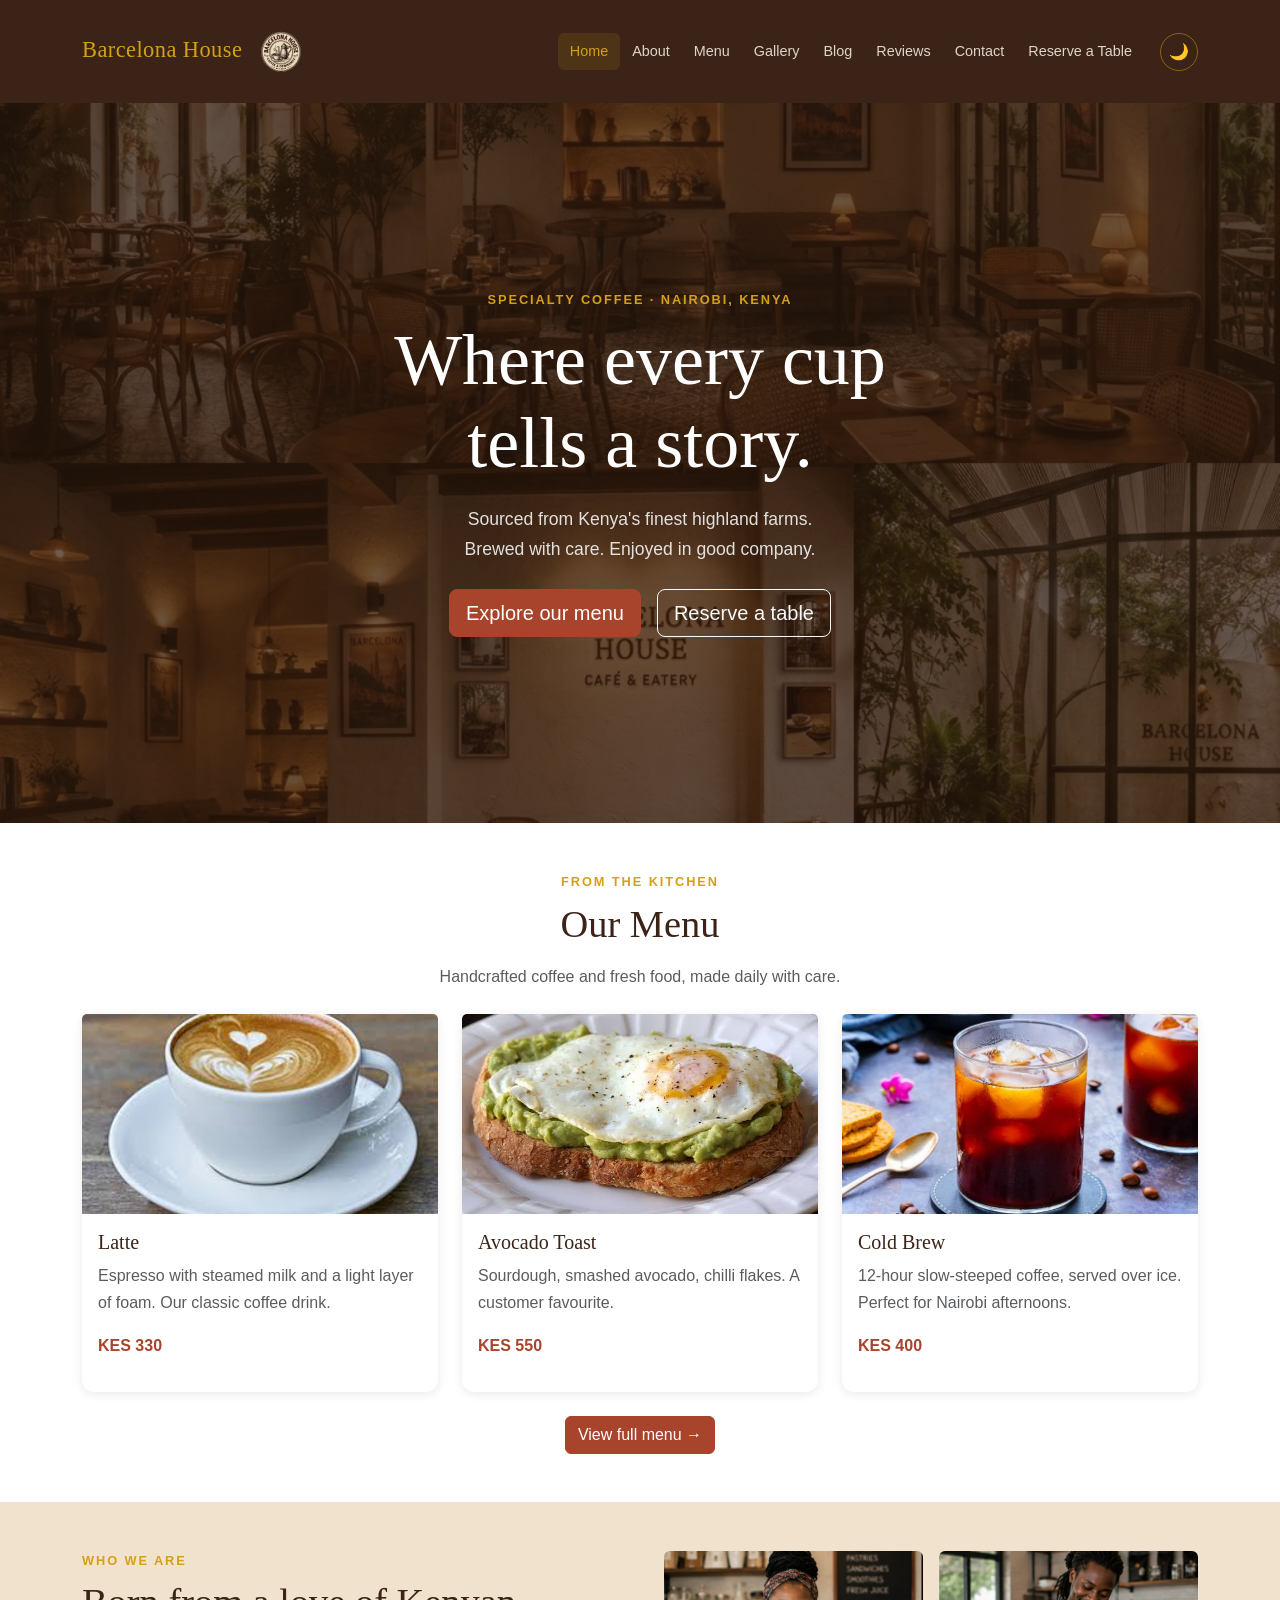
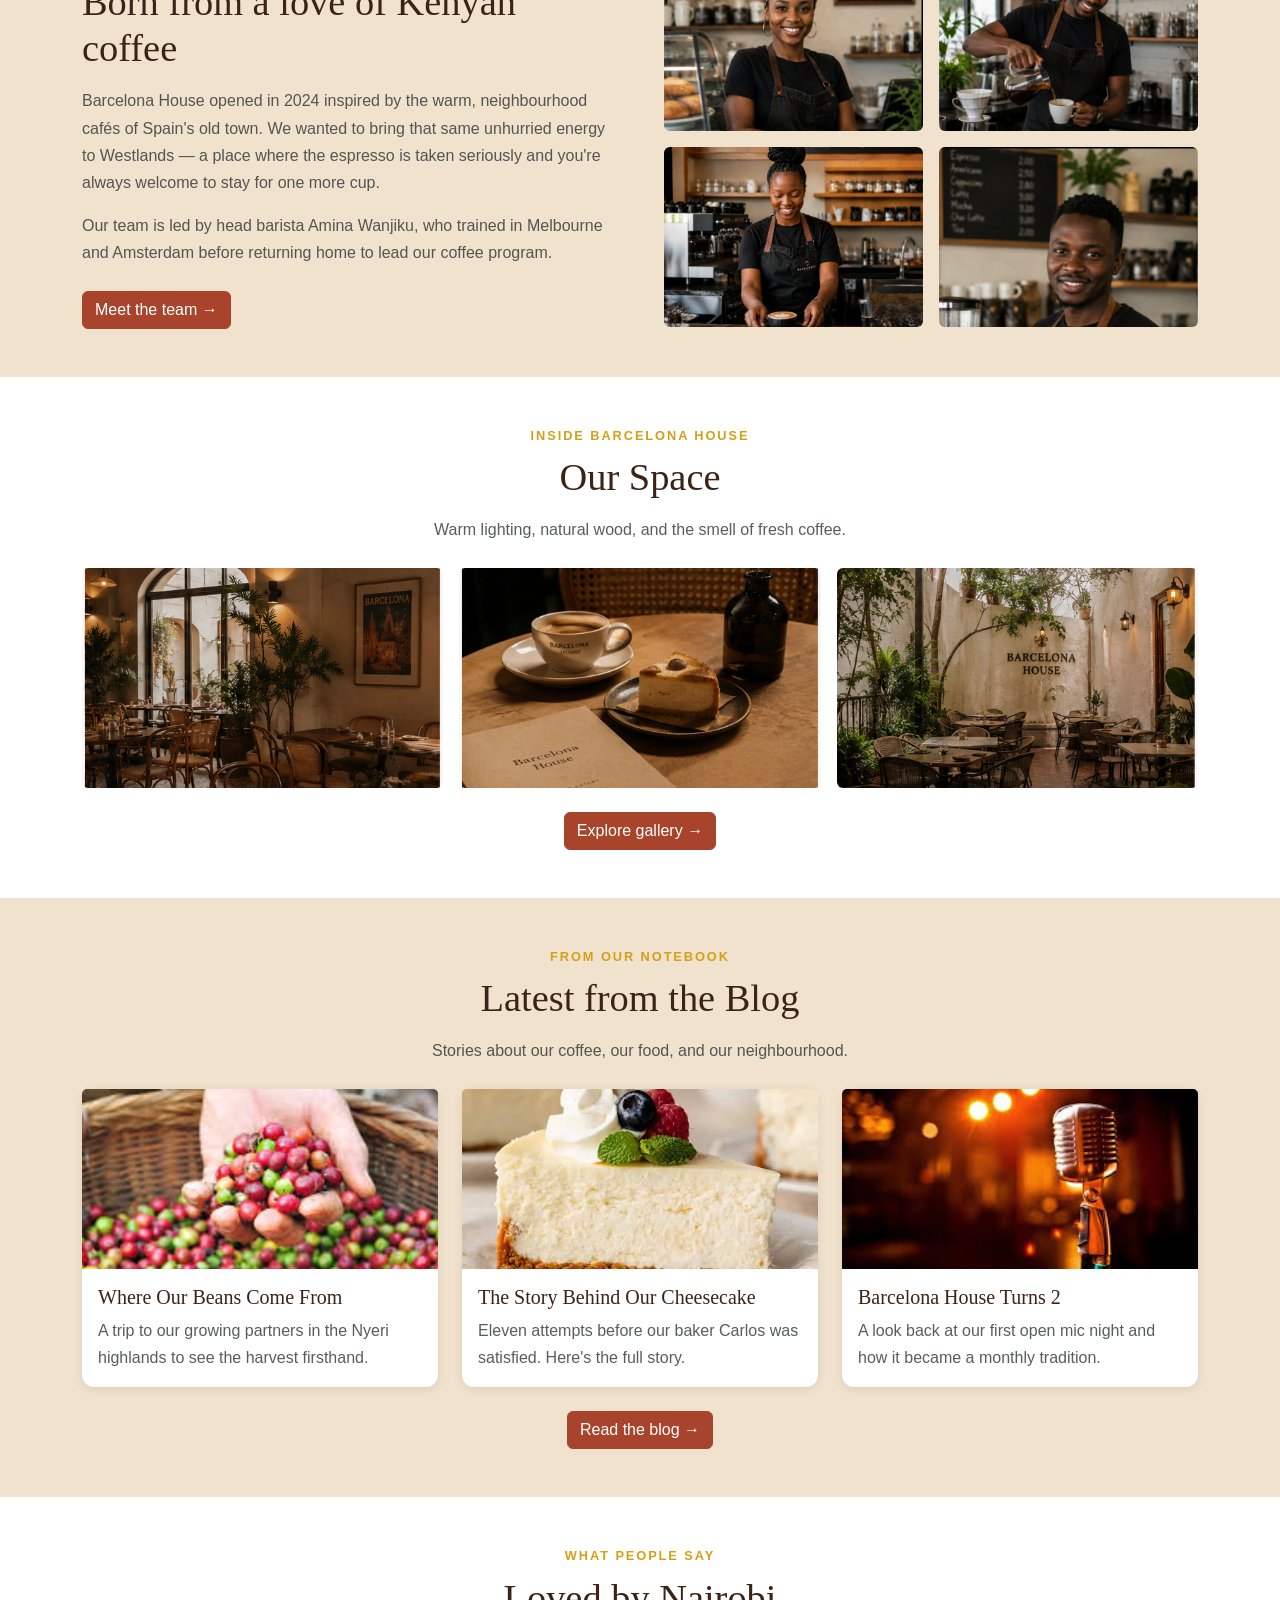
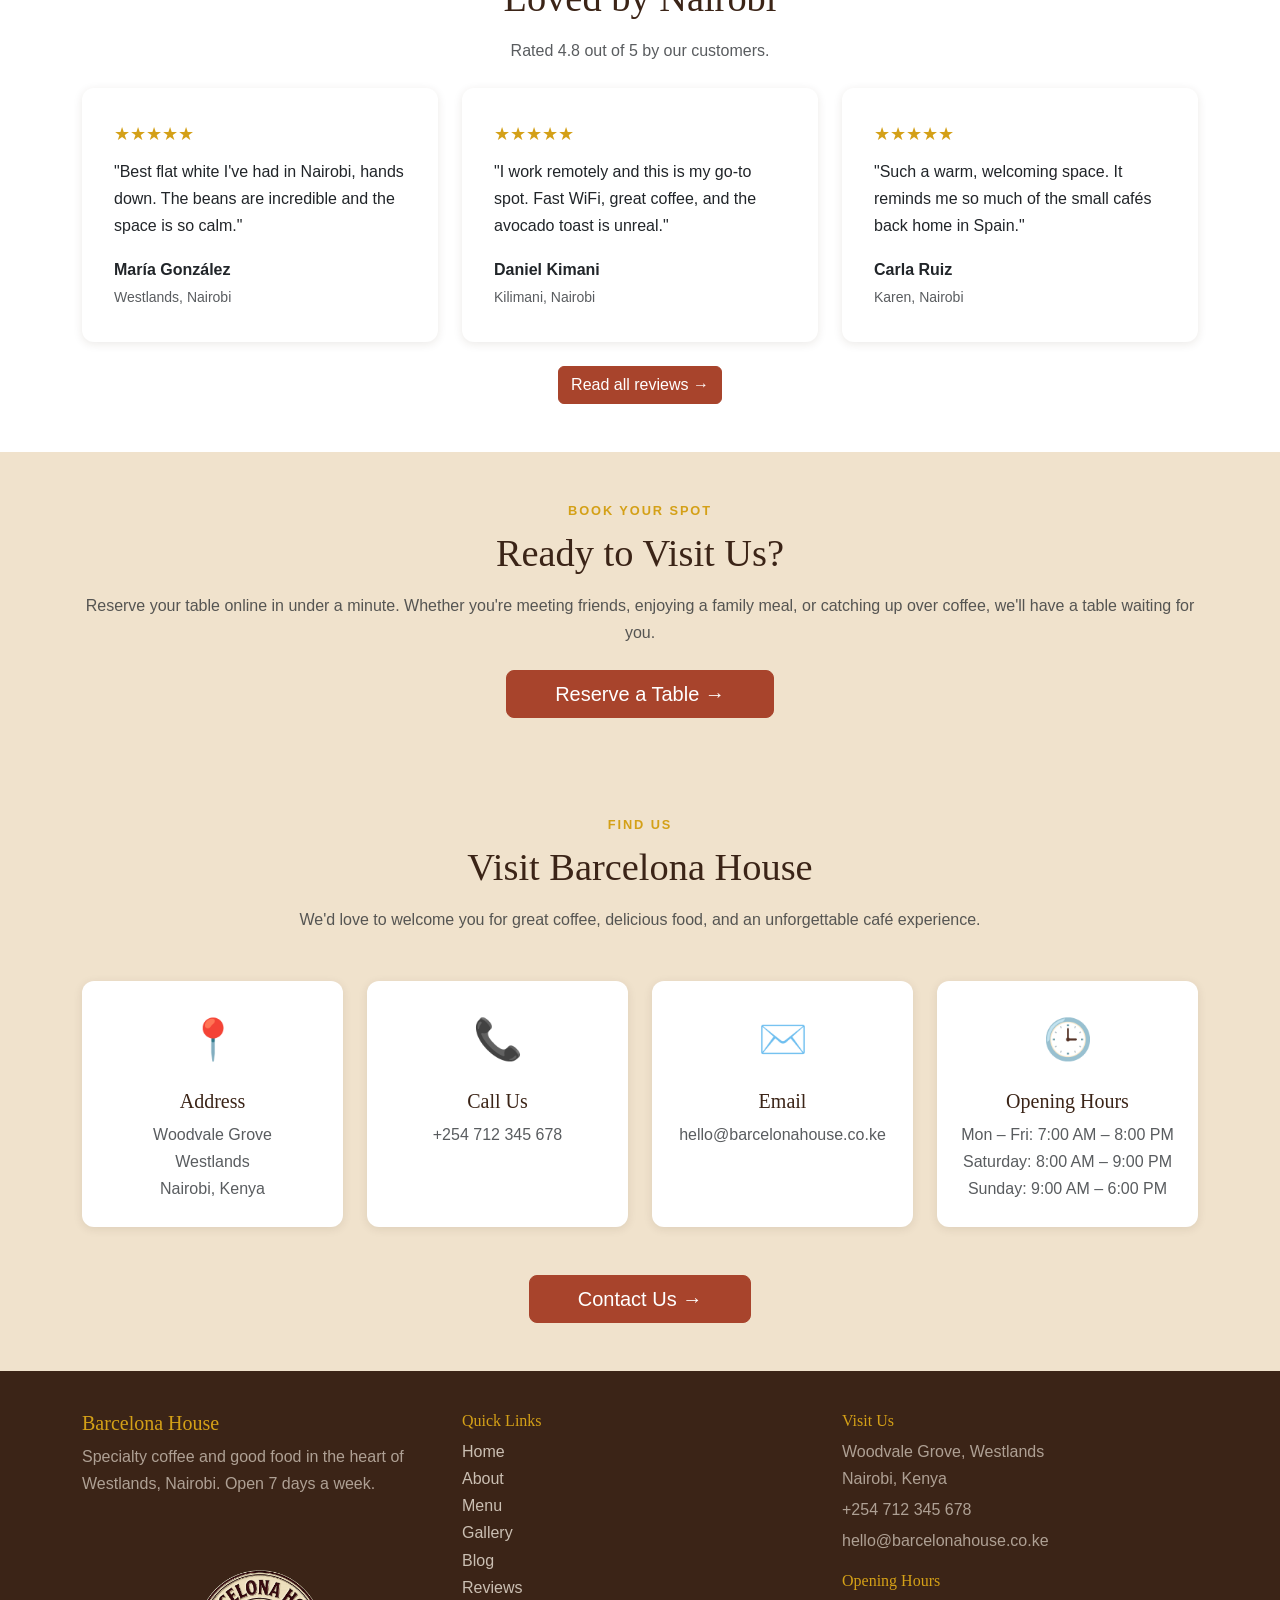
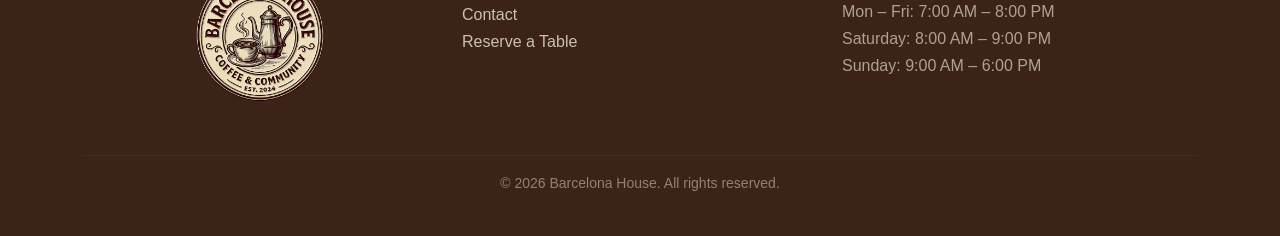
<file: index.html>
<!DOCTYPE html>
<html lang="en">
<head>
  <meta charset="UTF-8">
  <meta name="viewport" content="width=device-width, initial-scale=1.0">
  <title>Barcelona House — Specialty Coffee, Nairobi</title>

  <!-- Bootstrap CSS -->
  <link href="https://cdn.jsdelivr.net/npm/bootstrap@5.3.3/dist/css/bootstrap.min.css" rel="stylesheet">

  <!-- Custom CSS -->
  <link rel="stylesheet" href="css/style.css">
</head>
<body>

  <!-- ───────────────── NAVBAR ───────────────── -->
  <nav class="navbar navbar-expand-lg navbar-dark bg-dark">
    <div class="container">

      <a class="navbar-brand" href="index.html">
  Barcelona House  
  <img src="images/logo/Barcelona_logo.png" alt="Barcelona House Logo" class="navbar-logo">

</a>

      <button class="navbar-toggler" type="button" data-bs-toggle="collapse" data-bs-target="#navMenu">
        <span class="navbar-toggler-icon"></span>
      </button>

      <div class="collapse navbar-collapse" id="navMenu">
        <ul class="navbar-nav ms-auto">
          <li class="nav-item"><a class="nav-link active" href="index.html">Home</a></li>
          <li class="nav-item"><a class="nav-link" href="about.html">About</a></li>
          <li class="nav-item"><a class="nav-link" href="menu.html">Menu</a></li>
          <li class="nav-item"><a class="nav-link" href="gallery.html">Gallery</a></li>
          <li class="nav-item"><a class="nav-link" href="blog.html">Blog</a></li>
          <li class="nav-item"><a class="nav-link" href="reviews.html">Reviews</a></li>
          <li class="nav-item"><a class="nav-link" href="contact.html">Contact</a></li>
          <li class="nav-item"><a class="nav-link" href="reservations.html">Reserve a Table</a></li>
        </ul>
        <button id="themeToggle" class="btn btn-outline-light ms-3">🌙</button>
      </div>

    </div>
  </nav>


  <!-- ───────────────── HERO ───────────────── -->
  <section class="hero">
    <div class="container text-center">
      <p class="section-eyebrow">Specialty Coffee · Nairobi, Kenya</p>
      <h1 class="hero-title">Where every cup<br>tells a story.</h1>
      <p class="hero-sub">
        Sourced from Kenya's finest highland farms.<br>
        Brewed with care. Enjoyed in good company.
      </p>
      <div class="d-flex gap-3 justify-content-center flex-wrap mt-4">
        <a href="menu.html" class="btn btn-dark btn-lg">Explore our menu</a>
        <a href="reservations.html" class="btn btn-outline-light btn-lg">Reserve a table</a>
      </div>
    </div>
  </section>


  <!-- ───────────────── MENU PREVIEW ───────────────── -->
  <section class="py-5 home-section-light">
    <div class="container">

      <div class="text-center mb-4">
        <p class="section-eyebrow">From the kitchen</p>
        <h2 class="section-title">Our Menu</h2>
        <p class="text-muted">Handcrafted coffee and fresh food, made daily with care.</p>
      </div>

      <div class="row g-4">

        <div class="col-md-4">
          <div class="card h-100">
            <img src="images/food/Latte.jpg" class="card-img-top" alt="Latte" style="height:200px; object-fit:cover;">
            <div class="card-body">
              <h5 class="card-title">Latte</h5>
              <p class="card-text text-muted">Espresso with steamed milk and a light layer of foam. Our classic coffee drink.</p>
              <p class="fw-bold home-price">KES 330</p>
            </div>
          </div>
        </div>

        <div class="col-md-4">
          <div class="card h-100">
            <img src="images/food/Avocadotoast.jpg" class="card-img-top" alt="Avocado Toast" style="height:200px; object-fit:cover;">
            <div class="card-body">
              <h5 class="card-title">Avocado Toast</h5>
              <p class="card-text text-muted">Sourdough, smashed avocado, chilli flakes. A customer favourite.</p>
              <p class="fw-bold home-price">KES 550</p>
            </div>
          </div>
        </div>

        <div class="col-md-4">
          <div class="card h-100">
            <img src="images/food/coldbrew.jpg" class="card-img-top" alt="Cold Brew" style="height:200px; object-fit:cover;">
            <div class="card-body">
              <h5 class="card-title">Cold Brew</h5>
              <p class="card-text text-muted">12-hour slow-steeped coffee, served over ice. Perfect for Nairobi afternoons.</p>
              <p class="fw-bold home-price">KES 400</p>
            </div>
          </div>
        </div>

      </div>

      <div class="text-center mt-4">
        <a href="menu.html" class="btn btn-dark">View full menu →</a>
      </div>

    </div>
  </section>


  <!-- ───────────────── ABOUT PREVIEW ───────────────── -->
  <section class="py-5 home-section-muted">
    <div class="container">

      <div class="row align-items-center g-5">

        <div class="col-lg-6">
          <p class="section-eyebrow">Who we are</p>
          <h2 class="section-title">Born from a love of Kenyan coffee</h2>
          <p class="text-muted">
            Barcelona House opened in 2024 inspired by the warm, neighbourhood cafés of Spain's old town.
            We wanted to bring that same unhurried energy to Westlands — a place where the espresso is
            taken seriously and you're always welcome to stay for one more cup.
          </p>
          <p class="text-muted">
            Our team is led by head barista Amina Wanjiku, who trained in Melbourne and Amsterdam before
            returning home to lead our coffee program.
          </p>
          <a href="about.html" class="btn btn-dark mt-2">Meet the team →</a>
        </div>

        <div class="col-lg-6">
          <div class="row g-3">
            <div class="col-6">
              <img src="images/team/Amina_Wanjiku.png" class="img-fluid rounded" alt="Amina Wanjiku" style="height:180px; object-fit:cover; width:100%;">
            </div>
            <div class="col-6">
              <img src="images/team/Carlos_Mendes.png" class="img-fluid rounded" alt="Carlos Mendes" style="height:180px; object-fit:cover; width:100%;">
            </div>
            <div class="col-6">
              <img src="images/team/grace_achieng.png" class="img-fluid rounded" alt="Grace Achieng" style="height:180px; object-fit:cover; width:100%;">
            </div>
            <div class="col-6">
              <img src="images/team/Daniel_Otieno.png"
     class="img-fluid rounded"
     alt="Daniel Otieno"
     style="height:180px; width:100%; object-fit:cover; object-position: top;">
            </div>
          </div>
        </div>

      </div>

    </div>
  </section>


  <!-- ───────────────── GALLERY PREVIEW ───────────────── -->
  <section class="py-5 home-section-light">
    <div class="container">

      <div class="text-center mb-4">
        <p class="section-eyebrow">Inside Barcelona House</p>
        <h2 class="section-title">Our Space</h2>
        <p class="text-muted">Warm lighting, natural wood, and the smell of fresh coffee.</p>
      </div>

      <div class="row g-3">
        <div class="col-md-4">
          <img src="images/ambience/barcelona_house_2.png" class="img-fluid rounded" alt="Café interior" style="height:220px; object-fit:cover; width:100%;">
        </div>
        <div class="col-md-4">
          <img src="images/ambience/barcelona_house_5.png" class="img-fluid rounded" alt="Evening Dining" style="height:220px; object-fit:cover; width:100%;">
        </div>
        <div class="col-md-4">
          <img src="images/ambience/barcelona_house_4.png" class="img-fluid rounded" alt="Courtyard Patio" style="height:220px; object-fit:cover; width:100%;">
        </div>
      </div>

      <div class="text-center mt-4">
        <a href="gallery.html" class="btn btn-dark">Explore gallery →</a>
      </div>

    </div>
  </section>


  <!-- ───────────────── BLOG PREVIEW ───────────────── -->
  <section class="py-5 home-section-muted">
    <div class="container">

      <div class="text-center mb-4">
        <p class="section-eyebrow">From our notebook</p>
        <h2 class="section-title">Latest from the Blog</h2>
        <p class="text-muted">Stories about our coffee, our food, and our neighbourhood.</p>
      </div>

      <div class="row g-4">

        <div class="col-md-4">
          <div class="card h-100">
            <img src="images/blog/coffeebeans.jpg" class="card-img-top" alt="Nyeri coffee farm" style="height:180px; object-fit:cover;">
            <div class="card-body">
              <h5 class="card-title">Where Our Beans Come From</h5>
              <p class="card-text text-muted">A trip to our growing partners in the Nyeri highlands to see the harvest firsthand.</p>
            </div>
          </div>
        </div>

        <div class="col-md-4">
          <div class="card h-100">
            <img src="images/food/cheesecake.jpg" class="card-img-top" alt="Barcelona cheesecake" style="height:180px; object-fit:cover;">
            <div class="card-body">
              <h5 class="card-title">The Story Behind Our Cheesecake</h5>
              <p class="card-text text-muted">Eleven attempts before our baker Carlos was satisfied. Here's the full story.</p>
            </div>
          </div>
        </div>

        <div class="col-md-4">
          <div class="card h-100">
            <img src="images/blog/openmicnight.jpg" class="card-img-top" alt="Open mic night" style="height:180px; object-fit:cover;">
            <div class="card-body">
              <h5 class="card-title">Barcelona House Turns 2</h5>
              <p class="card-text text-muted">A look back at our first open mic night and how it became a monthly tradition.</p>
            </div>
          </div>
        </div>

      </div>

      <div class="text-center mt-4">
        <a href="blog.html" class="btn btn-dark">Read the blog →</a>
      </div>

    </div>
  </section>


  <!-- ───────────────── REVIEWS PREVIEW ───────────────── -->
  <section class="py-5 home-section-light">
    <div class="container">

      <div class="text-center mb-4">
        <p class="section-eyebrow">What people say</p>
        <h2 class="section-title">Loved by Nairobi</h2>
        <p class="text-muted">Rated 4.8 out of 5 by our customers.</p>
      </div>

      <div class="row g-4">

        <div class="col-md-4">
          <div class="card h-100 p-3">
            <div class="card-body">
              <div class="mb-2 review-stars">★★★★★</div>
              <p class="card-text">"Best flat white I've had in Nairobi, hands down. The beans are incredible and the space is so calm."</p>
              <p class="fw-semibold mb-0">María González</p>
              <small class="text-muted">Westlands, Nairobi</small>
            </div>
          </div>
        </div>

        <div class="col-md-4">
          <div class="card h-100 p-3">
            <div class="card-body">
              <div class="mb-2 review-stars">★★★★★</div>
              <p class="card-text">"I work remotely and this is my go-to spot. Fast WiFi, great coffee, and the avocado toast is unreal."</p>
              <p class="fw-semibold mb-0">Daniel Kimani</p>
              <small class="text-muted">Kilimani, Nairobi</small>
            </div>
          </div>
        </div>

        <div class="col-md-4">
          <div class="card h-100 p-3">
            <div class="card-body">
              <div class="mb-2 review-stars">★★★★★</div>
              <p class="card-text">"Such a warm, welcoming space. It reminds me so much of the small cafés back home in Spain."</p>
              <p class="fw-semibold mb-0">Carla Ruiz</p>
              <small class="text-muted">Karen, Nairobi</small>
            </div>
          </div>
        </div>

      </div>

      <div class="text-center mt-4">
        <a href="reviews.html" class="btn btn-dark">Read all reviews →</a>
      </div>

    </div>
  </section>


  <!-- ───────────────── RESERVATIONS CTA STRIP ───────────────── -->
  <section class="py-5 text-center reservations-cta">
    <div class="container">
      <p class="section-eyebrow">Book your spot</p>
      <h2 class="section-title">Ready to Visit Us?</h2>
      <p class="text-muted mb-4">
        Reserve your table online in under a minute. Whether you're meeting friends,
        enjoying a family meal, or catching up over coffee,
        we'll have a table waiting for you.
      </p>
      <a href="reservations.html" class="btn btn-dark btn-lg px-5">Reserve a Table →</a>
    </div>
  </section>


  <!-- ───────────────── CONTACT PREVIEW ───────────────── -->
  <section class="py-5 home-section-muted">
    <div class="container">

      <div class="text-center mb-5">
        <p class="section-eyebrow">Find Us</p>
        <h2 class="section-title">Visit Barcelona House</h2>
        <p class="text-muted">
          We'd love to welcome you for great coffee, delicious food, and an unforgettable café experience.
        </p>
      </div>

      <div class="row g-4">

        <div class="col-md-6 col-lg-3">
          <div class="card h-100 text-center p-4">
            <div class="fs-1 mb-3">📍</div>
            <h5 class="card-title">Address</h5>
            <p class="card-text text-muted mb-0">
              Woodvale Grove<br>Westlands<br>Nairobi, Kenya
            </p>
          </div>
        </div>

        <div class="col-md-6 col-lg-3">
          <div class="card h-100 text-center p-4">
            <div class="fs-1 mb-3">📞</div>
            <h5 class="card-title">Call Us</h5>
            <p class="card-text text-muted mb-0">+254 712 345 678</p>
          </div>
        </div>

        <div class="col-md-6 col-lg-3">
          <div class="card h-100 text-center p-4">
            <div class="fs-1 mb-3">✉️</div>
            <h5 class="card-title">Email</h5>
            <p class="card-text text-muted mb-0">hello@barcelonahouse.co.ke</p>
          </div>
        </div>

        <div class="col-md-6 col-lg-3">
          <div class="card h-100 text-center p-4">
            <div class="fs-1 mb-3">🕒</div>
            <h5 class="card-title">Opening Hours</h5>
            <p class="card-text text-muted mb-0">
              Mon – Fri: 7:00 AM – 8:00 PM<br>
              Saturday: 8:00 AM – 9:00 PM<br>
              Sunday: 9:00 AM – 6:00 PM
            </p>
          </div>
        </div>

      </div>

      <div class="text-center mt-5">
        <a href="contact.html" class="btn btn-dark btn-lg px-5">Contact Us →</a>
      </div>

    </div>
  </section>
  <!-- ───────────────── FOOTER ───────────────── -->
<footer>
  <div class="container">
    <div class="row g-4">

      
      <div class="col-md-4">
        <h5>Barcelona House</h5>

        <p class="text-muted">
        Specialty coffee and good food in the heart of Westlands, Nairobi.
        Open 7 days a week.
        </p>

        <div class="text-center">
         <img src="images/logo/Barcelona_logo.png"
          alt="Barcelona House Logo"
         class="img-fluid mt-3 footer-logo">
        </div>
      </div>

     
      <div class="col-md-4">
        <h6>Quick Links</h6>
        <a href="index.html" class="d-block">Home</a>
        <a href="about.html" class="d-block">About</a>
        <a href="menu.html" class="d-block">Menu</a>
        <a href="gallery.html" class="d-block">Gallery</a>
        <a href="blog.html" class="d-block">Blog</a>
        <a href="reviews.html" class="d-block">Reviews</a>
        <a href="contact.html" class="d-block">Contact</a>
        <a href="reservations.html" class="d-block">Reserve a Table</a>
      </div>

     
      <div class="col-md-4">
        <h6>Visit Us</h6>
        <p class="text-muted mb-1">
          Woodvale Grove, Westlands<br>
          Nairobi, Kenya
        </p>
        <p class="text-muted mb-1">+254 712 345 678</p>
        <p class="text-muted mb-3">hello@barcelonahouse.co.ke</p>
        <h6>Opening Hours</h6>
        <p class="text-muted mb-0">
          Mon – Fri: 7:00 AM – 8:00 PM<br>
          Saturday: 8:00 AM – 9:00 PM<br>
          Sunday: 9:00 AM – 6:00 PM
        </p>
      </div>

    </div>

    <hr>

    <p class="text-center mb-0 small">
      © 2026 Barcelona House. All rights reserved.
    </p>

  </div>
</footer>





  
  <script src="https://cdn.jsdelivr.net/npm/bootstrap@5.3.3/dist/js/bootstrap.bundle.min.js"></script>


  <script src="js/main.js"></script>

</body>
</html>
</file>
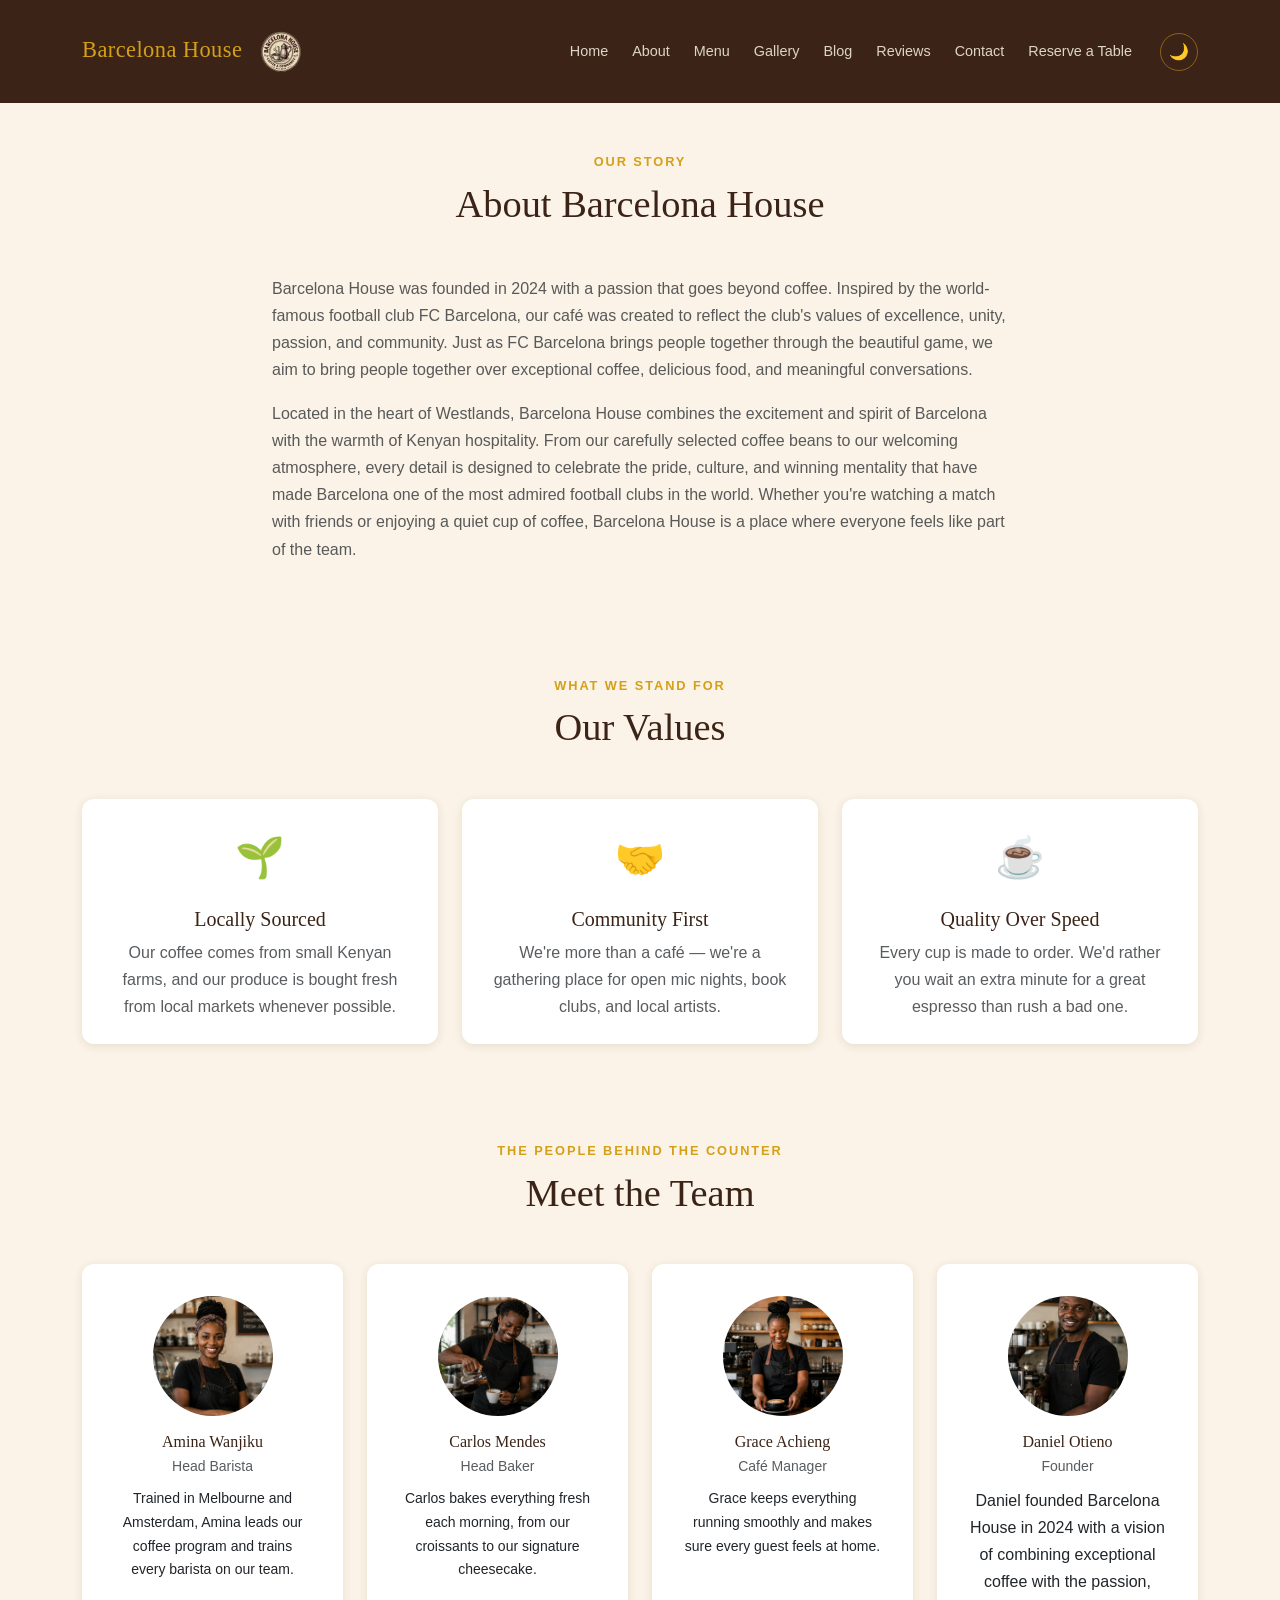
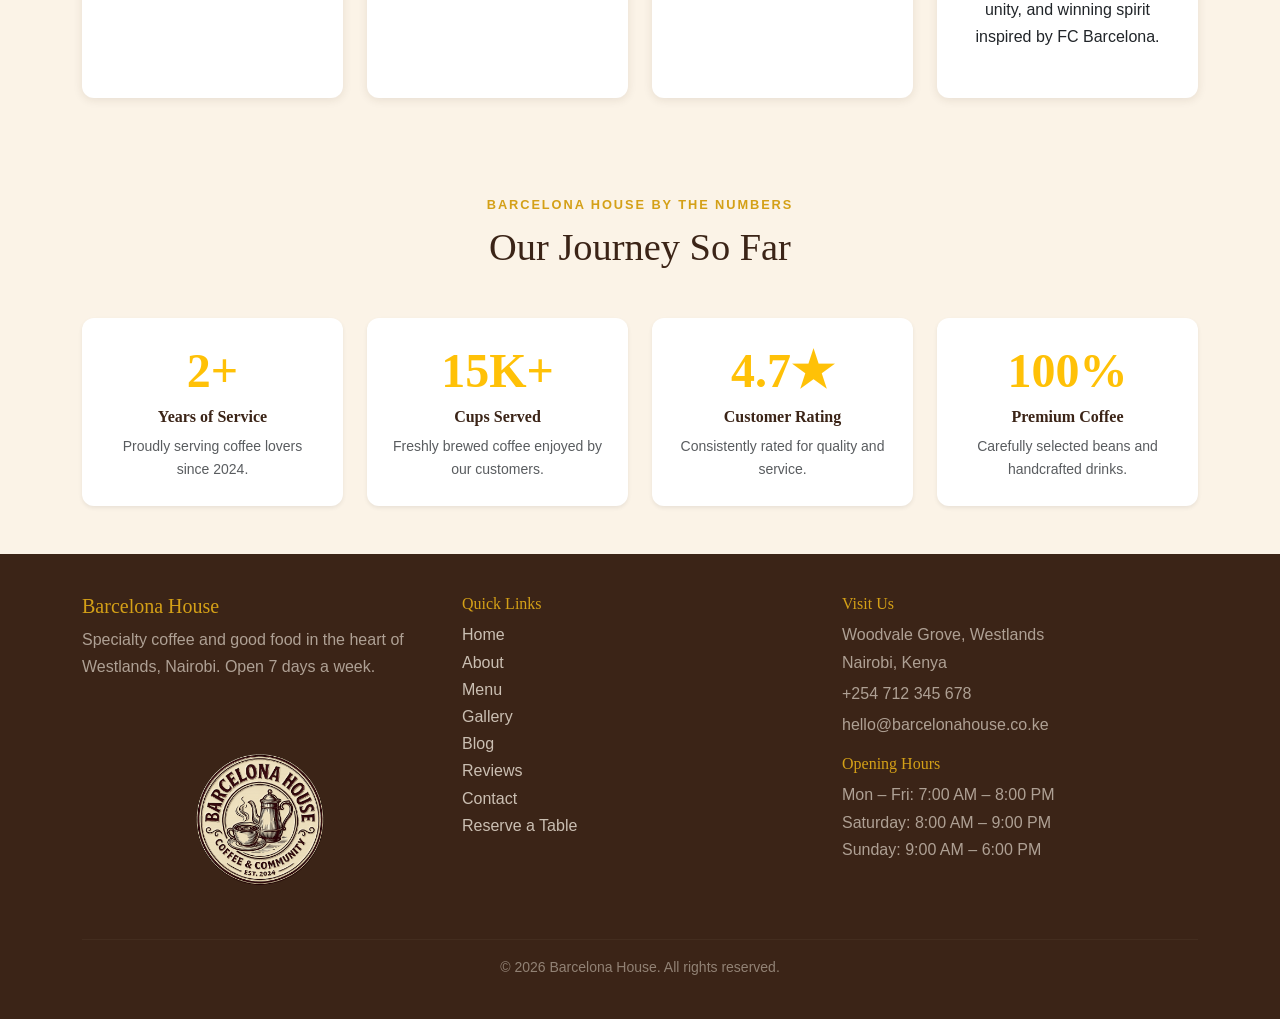
<file: about.html>
<!DOCTYPE html>
<html lang="en">
<head>
    <meta charset="UTF-8">
    <meta name="viewport" content="width=device-width, initial-scale=1.0">
    <title>Document</title>
    <link href="https://cdn.jsdelivr.net/npm/bootstrap@5.3.3/dist/css/bootstrap.min.css" rel="stylesheet">
    <link rel="stylesheet" href="css/style.css">
  </head>
<body>
   <nav class="navbar navbar-expand-lg navbar-dark bg-dark">
  <div class="container">

   <a class="navbar-brand" href="index.html">
  Barcelona House  
  <img src="images/logo/Barcelona_logo.png" alt="Barcelona House Logo" class="navbar-logo">

</a>

    <button class="navbar-toggler" type="button" data-bs-toggle="collapse" data-bs-target="#navMenu">
      <span class="navbar-toggler-icon"></span>
    </button>

    <div class="collapse navbar-collapse" id="navMenu">
      <ul class="navbar-nav ms-auto">
        <li class="nav-item"><a class="nav-link" href="index.html">Home</a></li>
        <li class="nav-item"><a class="nav-link" href="about.html">About</a></li>
        <li class="nav-item"><a class="nav-link" href="menu.html">Menu</a></li>
        <li class="nav-item"><a class="nav-link" href="gallery.html">Gallery</a></li>
        <li class="nav-item"><a class="nav-link" href="blog.html">Blog</a></li>
        <li class="nav-item"><a class="nav-link" href="reviews.html">Reviews</a></li>
        <li class="nav-item"><a class="nav-link" href="contact.html">Contact</a></li>
        <li class="nav-item"><a class="nav-link" href="reservations.html">Reserve a Table</a></li>
      </ul>
       <button id="themeToggle" class="btn btn-outline-light ms-3">🌙</button>
    </div>

  </div>
  
</nav>
<div class="container py-5">

  <div class="text-center mb-5">
    <p class="section-eyebrow">Our story</p>
    <h1 class="section-title">About Barcelona House</h1>
  </div>

  <div class="row justify-content-center mb-5">
    <div class="col-lg-8">
      
   
<p class="text-muted">
  Barcelona House was founded in 2024 with a passion that goes beyond coffee. Inspired by the world-famous football club FC Barcelona, our café was created to reflect the club's values of excellence, unity, passion, and community. Just as FC Barcelona brings people together through the beautiful game, we aim to bring people together over exceptional coffee, delicious food, and meaningful conversations.
</p>

<p class="text-muted">
  Located in the heart of Westlands, Barcelona House combines the excitement and spirit of Barcelona with the warmth of Kenyan hospitality. From our carefully selected coffee beans to our welcoming atmosphere, every detail is designed to celebrate the pride, culture, and winning mentality that have made Barcelona one of the most admired football clubs in the world. Whether you're watching a match with friends or enjoying a quiet cup of coffee, Barcelona House is a place where everyone feels like part of the team.
</p>
    </div>
  </div>

</div>
<div class="container pb-5">

  <div class="text-center mb-5">
    <p class="section-eyebrow">What we stand for</p>
    <h2 class="section-title">Our Values</h2>
  </div>

  <div class="row g-4 text-center mb-5">

    <div class="col-md-4">
      <div class="card h-100 p-4">
        <div class="fs-1 mb-3">🌱</div>
        <h5 class="card-title">Locally Sourced</h5>
        <p class="card-text text-muted">
          Our coffee comes from small Kenyan farms, and our produce is bought fresh from local markets
          whenever possible.
        </p>
      </div>
    </div>

    <div class="col-md-4">
      <div class="card h-100 p-4">
        <div class="fs-1 mb-3">🤝</div>
        <h5 class="card-title">Community First</h5>
        <p class="card-text text-muted">
          We're more than a café — we're a gathering place for open mic nights, book clubs, and local
          artists.
        </p>
      </div>
    </div>

    <div class="col-md-4">
      <div class="card h-100 p-4">
        <div class="fs-1 mb-3">☕</div>
        <h5 class="card-title">Quality Over Speed</h5>
        <p class="card-text text-muted">
          Every cup is made to order. We'd rather you wait an extra minute for a great espresso than
          rush a bad one.
        </p>
      </div>
    </div>

  </div>

</div>
<div class="container pb-5">

  <div class="text-center mb-5">
    <p class="section-eyebrow">The people behind the counter</p>
    <h2 class="section-title">Meet the Team</h2>
  </div>

  <div class="row g-4">

    <div class="col-sm-6 col-lg-3">
      <div class="card h-100 text-center p-3">
        <img src="images/team/Amina_Wanjiku.png" class="rounded-circle mx-auto mt-3" style="width: 120px; height: 120px; object-fit: cover;" alt="Amina Wanjiku">
        <div class="card-body">
          <h6 class="card-title mb-1">Amina Wanjiku</h6>
          <p class="text-muted small mb-2">Head Barista</p>
          <p class="card-text small">Trained in Melbourne and Amsterdam, Amina leads our coffee program and trains every barista on our team.</p>
        </div>
      </div>
    </div>

    <div class="col-sm-6 col-lg-3">
      <div class="card h-100 text-center p-3">
        <img src="images/team/Carlos_Mendes.png" class="rounded-circle mx-auto mt-3" style="width: 120px; height: 120px; object-fit: cover;" alt="Carlos Mendes">
        <div class="card-body">
          <h6 class="card-title mb-1">Carlos Mendes</h6>
          <p class="text-muted small mb-2">Head Baker</p>
          <p class="card-text small">Carlos bakes everything fresh each morning, from our croissants to our signature cheesecake.</p>
        </div>
      </div>
    </div>

    <div class="col-sm-6 col-lg-3">
      <div class="card h-100 text-center p-3">
        <img src="images/team/grace_achieng.png" class="rounded-circle mx-auto mt-3" style="width: 120px; height: 120px; object-fit: cover;" alt="Grace Achieng">
        <div class="card-body">
          <h6 class="card-title mb-1">Grace Achieng</h6>
          <p class="text-muted small mb-2">Café Manager</p>
          <p class="card-text small">Grace keeps everything running smoothly and makes sure every guest feels at home.</p>
        </div>
      </div>
    </div>

    <div class="col-sm-6 col-lg-3">
      <div class="card h-100 text-center p-3">
        <img src="images/team/Daniel_Otieno.png" class="rounded-circle mx-auto mt-3" style="width: 120px; height: 120px; object-fit: cover;" alt="Daniel Otieno">
        <div class="card-body">
          <h6 class="card-title mb-1">Daniel Otieno</h6>
          <p class="text-muted small mb-2">Founder</p>
         <p>Daniel founded Barcelona House in 2024 with a vision of combining exceptional coffee with the passion, unity, and winning spirit inspired by FC Barcelona.</p>
        </div>
      </div>
    </div>

  </div>

</div>

<section class="stats-section py-5">
  <div class="container">

    <div class="text-center mb-5">
      <p class="section-eyebrow">Barcelona House by the Numbers</p>
      <h2 class="section-title">Our Journey So Far</h2>
    </div>

    <div class="row text-center g-4">

      <div class="col-6 col-md-3">
        <div class="card border-0 shadow-sm p-4 h-100">
          <h2 class="display-5 fw-bold text-warning">2+</h2>
          <h6 class="fw-semibold">Years of Service</h6>
          <p class="text-muted small mb-0">
            Proudly serving coffee lovers since 2024.
          </p>
        </div>
      </div>

      <div class="col-6 col-md-3">
        <div class="card border-0 shadow-sm p-4 h-100">
          <h2 class="display-5 fw-bold text-warning">15K+</h2>
          <h6 class="fw-semibold">Cups Served</h6>
          <p class="text-muted small mb-0">
            Freshly brewed coffee enjoyed by our customers.
          </p>
        </div>
      </div>

      <div class="col-6 col-md-3">
        <div class="card border-0 shadow-sm p-4 h-100">
          <h2 class="display-5 fw-bold text-warning">4.7★</h2>
          <h6 class="fw-semibold">Customer Rating</h6>
          <p class="text-muted small mb-0">
            Consistently rated for quality and service.
          </p>
        </div>
      </div>

      <div class="col-6 col-md-3">
        <div class="card border-0 shadow-sm p-4 h-100">
          <h2 class="display-5 fw-bold text-warning">100%</h2>
          <h6 class="fw-semibold">Premium Coffee</h6>
          <p class="text-muted small mb-0">
            Carefully selected beans and handcrafted drinks.
          </p>
        </div>
      </div>

    </div>

  </div>
</section>
  <!-- ───────────────── FOOTER ───────────────── -->
<footer>
  <div class="container">
    <div class="row g-4">

      
      <div class="col-md-4">
        <h5>Barcelona House</h5>

        <p class="text-muted">
        Specialty coffee and good food in the heart of Westlands, Nairobi.
        Open 7 days a week.
        </p>

        <div class="text-center">
         <img src="images/logo/Barcelona_logo.png"
          alt="Barcelona House Logo"
         class="img-fluid mt-3 footer-logo">
        </div>
      </div>

     
      <div class="col-md-4">
        <h6>Quick Links</h6>
        <a href="index.html" class="d-block">Home</a>
        <a href="about.html" class="d-block">About</a>
        <a href="menu.html" class="d-block">Menu</a>
        <a href="gallery.html" class="d-block">Gallery</a>
        <a href="blog.html" class="d-block">Blog</a>
        <a href="reviews.html" class="d-block">Reviews</a>
        <a href="contact.html" class="d-block">Contact</a>
        <a href="reservations.html" class="d-block">Reserve a Table</a>
      </div>

     
      <div class="col-md-4">
        <h6>Visit Us</h6>
        <p class="text-muted mb-1">
          Woodvale Grove, Westlands<br>
          Nairobi, Kenya
        </p>
        <p class="text-muted mb-1">+254 712 345 678</p>
        <p class="text-muted mb-3">hello@barcelonahouse.co.ke</p>
        <h6>Opening Hours</h6>
        <p class="text-muted mb-0">
          Mon – Fri: 7:00 AM – 8:00 PM<br>
          Saturday: 8:00 AM – 9:00 PM<br>
          Sunday: 9:00 AM – 6:00 PM
        </p>
      </div>

    </div>

    <hr>

    <p class="text-center mb-0 small">
      © 2026 Barcelona House. All rights reserved.
    </p>

  </div>
</footer>


     
    

<script src="https://cdn.jsdelivr.net/npm/bootstrap@5.3.3/dist/js/bootstrap.bundle.min.js"></script>

    <script src="js/main.js"></script>
</body>
</html>
</file>
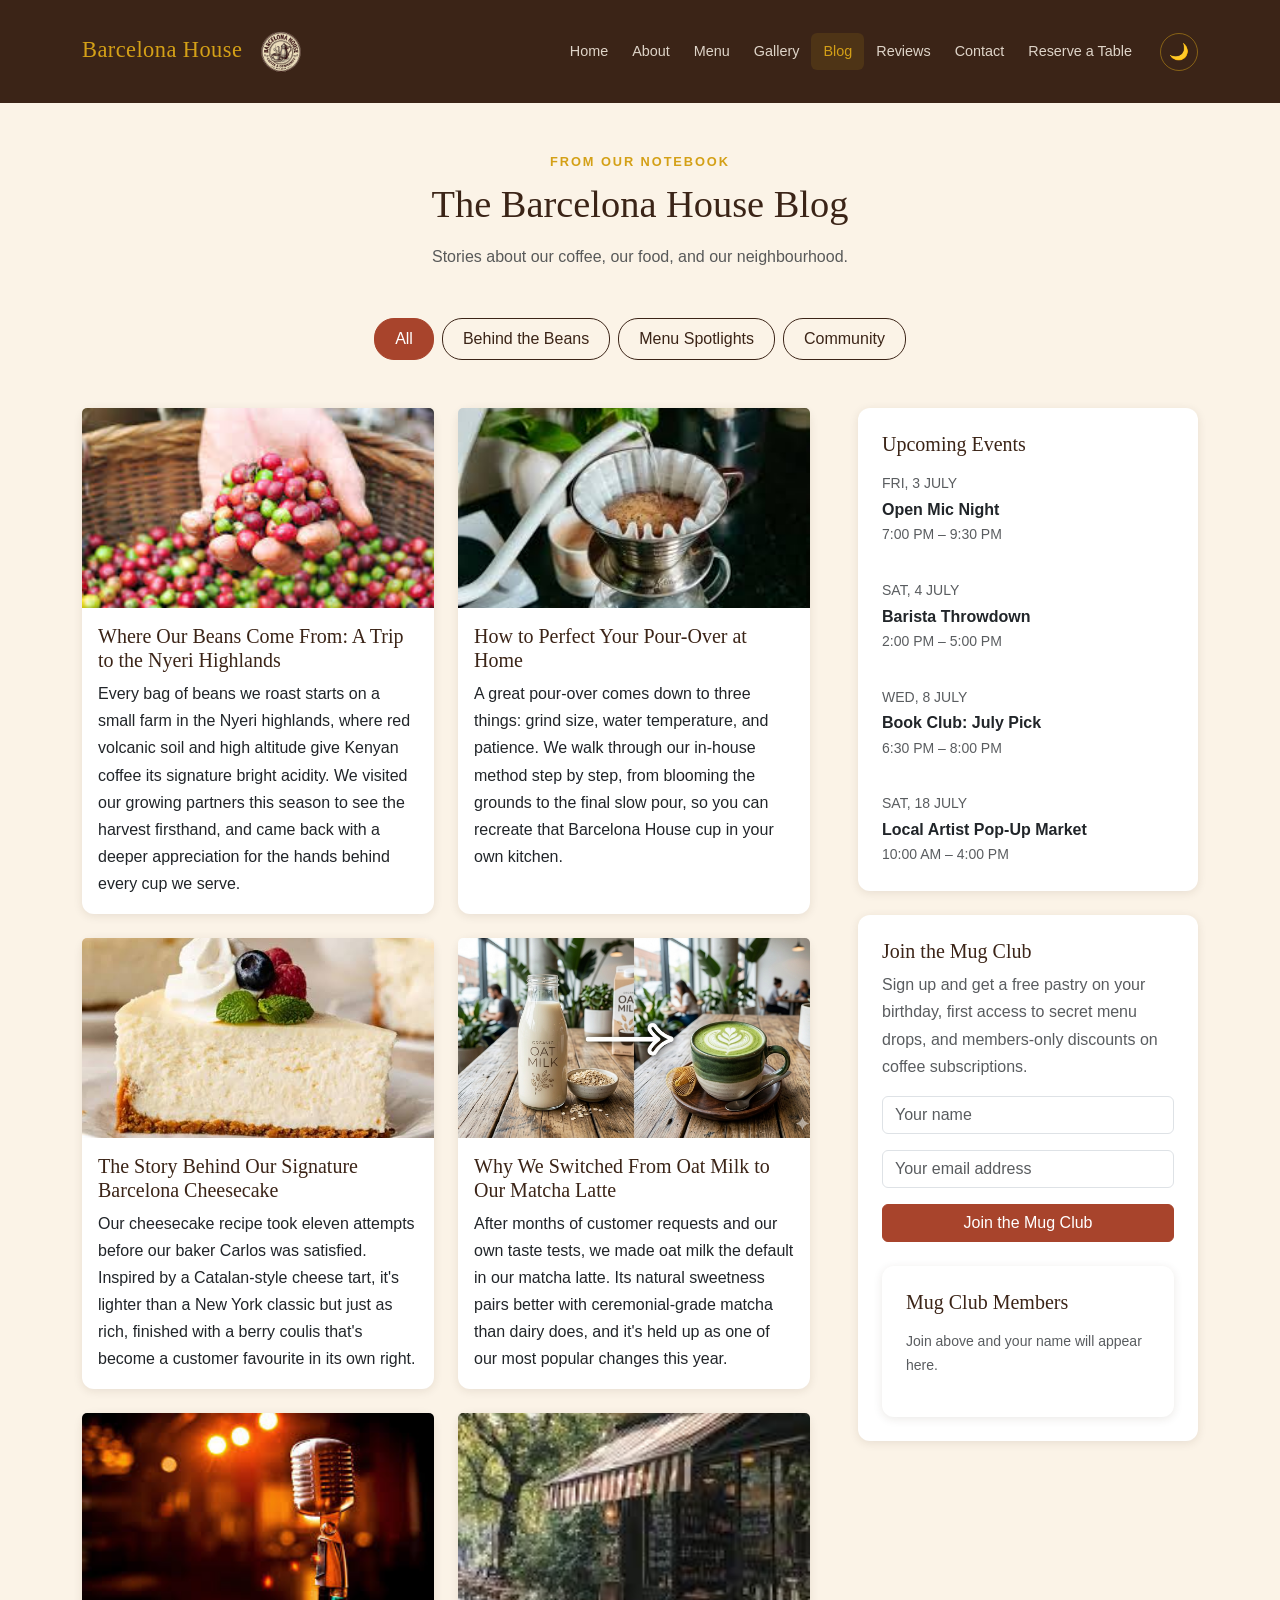
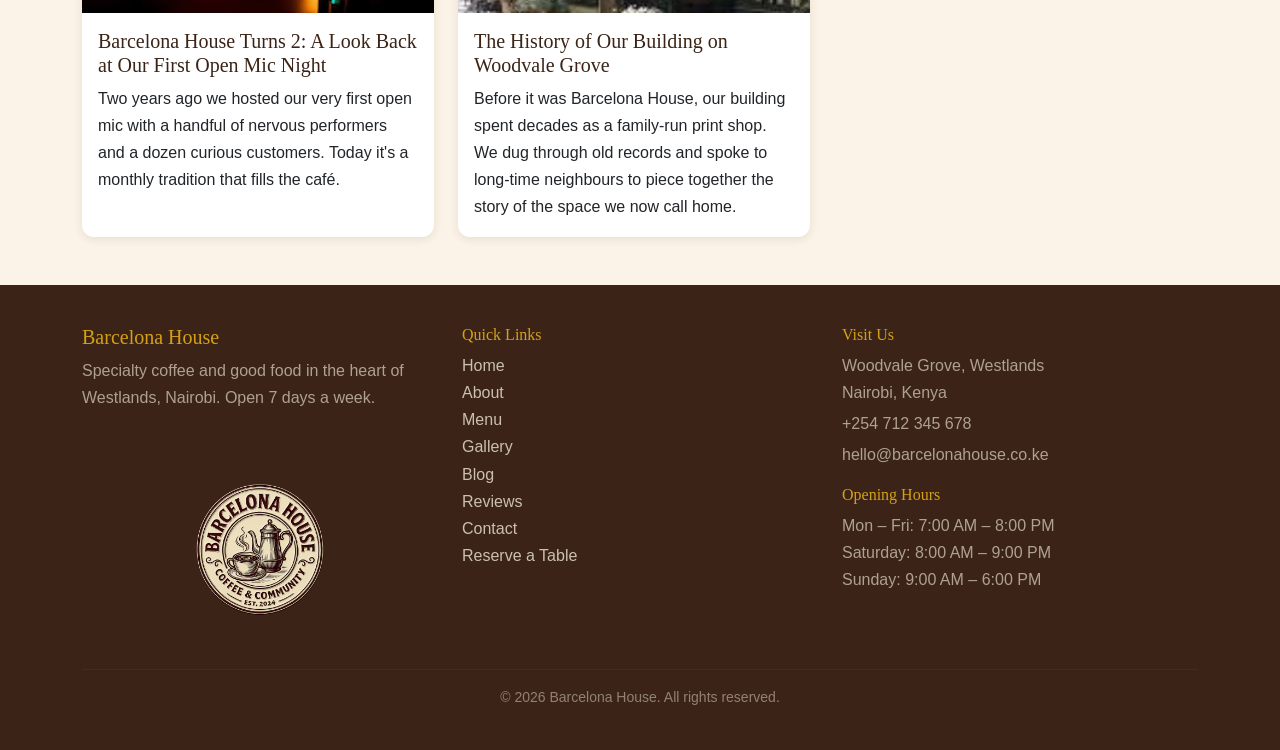
<file: blog.html>
<!DOCTYPE html>
<html lang="en">
<head>
  <meta charset="UTF-8">
  <meta name="viewport" content="width=device-width, initial-scale=1.0">
  <title>Blog — Barcelona House</title>


  <link href="https://cdn.jsdelivr.net/npm/bootstrap@5.3.3/dist/css/bootstrap.min.css" rel="stylesheet">

  <link rel="stylesheet" href="css/style.css">
</head>
<body>

 
  <nav class="navbar navbar-expand-lg navbar-dark bg-dark">
    <div class="container">

      <a class="navbar-brand" href="index.html">
  Barcelona House  
  <img src="images/logo/Barcelona_logo.png" alt="Barcelona House Logo" class="navbar-logo">

</a>

      <button class="navbar-toggler" type="button" data-bs-toggle="collapse" data-bs-target="#navMenu">
        <span class="navbar-toggler-icon"></span>
      </button>

      <div class="collapse navbar-collapse" id="navMenu">
        <ul class="navbar-nav ms-auto">
          <li class="nav-item"><a class="nav-link" href="index.html">Home</a></li>
          <li class="nav-item"><a class="nav-link" href="about.html">About</a></li>
          <li class="nav-item"><a class="nav-link" href="menu.html">Menu</a></li>
          <li class="nav-item"><a class="nav-link" href="gallery.html">Gallery</a></li>
          <li class="nav-item"><a class="nav-link active" href="blog.html">Blog</a></li>
          <li class="nav-item"><a class="nav-link" href="reviews.html">Reviews</a></li>
          <li class="nav-item"><a class="nav-link" href="contact.html">Contact</a></li>
          <li class="nav-item"><a class="nav-link" href="reservations.html">Reserve a Table</a></li>
        </ul>
        <button id="themeToggle" class="btn btn-outline-light ms-3">🌙</button>
      </div>

    </div>
  </nav>

 
  <div class="container py-5">

    <div class="text-center mb-5">
      <p class="section-eyebrow">From our notebook</p>
      <h1 class="section-title">The Barcelona House Blog</h1>
      <p class="text-muted">Stories about our coffee, our food, and our neighbourhood.</p>
    </div>

   
    <div class="d-flex justify-content-center gap-2 flex-wrap mb-5" id="blogFilterButtons">
      <button class="btn btn-dark filter-btn active" data-filter="all">All</button>
      <button class="btn btn-outline-dark filter-btn" data-filter="craft">Behind the Beans</button>
      <button class="btn btn-outline-dark filter-btn" data-filter="menu">Menu Spotlights</button>
      <button class="btn btn-outline-dark filter-btn" data-filter="community">Community</button>
    </div>

    <div class="row g-5">

      
      <div class="col-lg-8">
        <div class="row g-4" id="blogGrid">

          
          <div class="col-md-6 blog-item" data-category="craft">
            <div class="card h-100">
              <img src="images/blog/coffeebeans.jpg" class="card-img-top" alt="Nyeri coffee farm">
              <div class="card-body">
                <h5 class="card-title">Where Our Beans Come From: A Trip to the Nyeri Highlands</h5>
                <p class="card-text">
                  Every bag of beans we roast starts on a small farm in the Nyeri highlands, where red volcanic soil
                  and high altitude give Kenyan coffee its signature bright acidity. We visited our growing partners
                  this season to see the harvest firsthand, and came back with a deeper appreciation for the hands
                  behind every cup we serve.
                </p>
              </div>
            </div>
          </div>

          
          <div class="col-md-6 blog-item" data-category="craft">
            <div class="card h-100">
              <img src="images/blog/pourover.jpg" class="card-img-top" alt="Pour-over coffee brewing">
              <div class="card-body">
                <h5 class="card-title">How to Perfect Your Pour-Over at Home</h5>
                <p class="card-text">
                  A great pour-over comes down to three things: grind size, water temperature, and patience. We
                  walk through our in-house method step by step, from blooming the grounds to the final slow pour,
                  so you can recreate that Barcelona House cup in your own kitchen.
                </p>
              </div>
            </div>
          </div>

          <!-- Post 3: Menu Spotlights -->
          <div class="col-md-6 blog-item" data-category="menu">
            <div class="card h-100">
              <img src="images/food/cheesecake.jpg" class="card-img-top" alt="Barcelona cheesecake slice">
              <div class="card-body">
                <h5 class="card-title">The Story Behind Our Signature Barcelona Cheesecake</h5>
                <p class="card-text">
                  Our cheesecake recipe took eleven attempts before our baker Carlos was satisfied. Inspired by a
                  Catalan-style cheese tart, it's lighter than a New York classic but just as rich, finished with a
                  berry coulis that's become a customer favourite in its own right.
                </p>
              </div>
            </div>
          </div>

          <!-- Post 4: Menu Spotlights -->
          <div class="col-md-6 blog-item" data-category="menu">
            <div class="card h-100">
              <img src="images/blog/oatmilktomachalatte.png" class="card-img-top" alt="Matcha latte with oat milk">
              <div class="card-body">
                <h5 class="card-title">Why We Switched From Oat Milk to Our Matcha Latte</h5>
                <p class="card-text">
                  After months of customer requests and our own taste tests, we made oat milk the default in our
                  matcha latte. Its natural sweetness pairs better with ceremonial-grade matcha than dairy does,
                  and it's held up as one of our most popular changes this year.
                </p>
              </div>
            </div>
          </div>

          <!-- Post 5: Community -->
          <div class="col-md-6 blog-item" data-category="community">
            <div class="card h-100">
              <img src="images/blog/openmicnight.jpg" class="card-img-top" alt="Open mic night at the cafe">
              <div class="card-body">
                <h5 class="card-title">Barcelona House Turns 2: A Look Back at Our First Open Mic Night</h5>
                <p class="card-text">
                  Two years ago we hosted our very first open mic with a handful of nervous performers and a dozen
                  curious customers. Today it's a monthly tradition that fills the café.
                </p>
              </div>
            </div>
          </div>

          <!-- Post 6: Community -->
          <div class="col-md-6 blog-item" data-category="community">
            <div class="card h-100">
              <img src="images/blog/cafestreet.jpg" class="card-img-top" alt="Historic building exterior">
              <div class="card-body">
                <h5 class="card-title">The History of Our Building on Woodvale Grove</h5>
                <p class="card-text">
                  Before it was Barcelona House, our building spent decades as a family-run print shop. We dug
                  through old records and spoke to long-time neighbours to piece together the story of the space
                  we now call home.
                </p>
              </div>
            </div>
          </div>

        </div>
      </div>

      <!-- SIDEBAR COLUMN -->
      <div class="col-lg-4">

        
        <div class="card p-4 mb-4">
          <h5 class="card-title mb-3">Upcoming Events</h5>

          <div class="mb-3">
            <p class="text-muted mb-0 small">FRI, 3 JULY</p>
            <p class="fw-semibold mb-0">Open Mic Night</p>
            <p class="text-muted small">7:00 PM – 9:30 PM</p>
          </div>

          <div class="mb-3">
            <p class="text-muted mb-0 small">SAT, 4 JULY</p>
            <p class="fw-semibold mb-0">Barista Throwdown</p>
            <p class="text-muted small">2:00 PM – 5:00 PM</p>
          </div>

          <div class="mb-3">
            <p class="text-muted mb-0 small">WED, 8 JULY</p>
            <p class="fw-semibold mb-0">Book Club: July Pick</p>
            <p class="text-muted small">6:30 PM – 8:00 PM</p>
          </div>

          <div>
            <p class="text-muted mb-0 small">SAT, 18 JULY</p>
            <p class="fw-semibold mb-0">Local Artist Pop-Up Market</p>
            <p class="text-muted small mb-0">10:00 AM – 4:00 PM</p>
          </div>
        </div>

        
        <div class="card p-4">
          <h5 class="card-title mb-2">Join the Mug Club</h5>
          <p class="text-muted">
            Sign up and get a free pastry on your birthday, first access to secret menu drops, and members-only
            discounts on coffee subscriptions.
          </p>

          <form id="mugClubForm" novalidate>
  <div class="mb-3">
    <input type="text" class="form-control" id="mugClubName" placeholder="Your name" required minlength="2">
    <div class="invalid-feedback">Please enter your name.</div>
  </div>
  <div class="mb-3">
    <input type="email" class="form-control" id="mugClubEmail" placeholder="Your email address" required>
    <div class="invalid-feedback">Please enter a valid email address.</div>
  </div>
  <button type="submit" class="btn btn-dark w-100">Join the Mug Club</button>

  <div id="mugClubSuccess" class="alert alert-success mt-3 text-center mb-0" style="display: none;">
    Welcome to the Mug Club! Check your inbox for a confirmation.
  </div>
</form>
<!-- Mug Club Members List -->
<div class="card p-4 mt-4">
  <h5 class="card-title mb-3">Mug Club Members</h5>
  <p class="text-muted small">Join above and your name will appear here.</p>
  <ul id="membersList" class="list-unstyled mb-0">
    <!-- Member names will be added here by JavaScript -->
  </ul>
</div>
        </div>

      </div>

    </div>

  </div>

    <!-- ───────────────── FOOTER ───────────────── -->
<footer>
  <div class="container">
    <div class="row g-4">

      
      <div class="col-md-4">
        <h5>Barcelona House</h5>

        <p class="text-muted">
        Specialty coffee and good food in the heart of Westlands, Nairobi.
        Open 7 days a week.
        </p>

        <div class="text-center">
         <img src="images/logo/Barcelona_logo.png"
          alt="Barcelona House Logo"
         class="img-fluid mt-3 footer-logo">
        </div>
      </div>

     
      <div class="col-md-4">
        <h6>Quick Links</h6>
        <a href="index.html" class="d-block">Home</a>
        <a href="about.html" class="d-block">About</a>
        <a href="menu.html" class="d-block">Menu</a>
        <a href="gallery.html" class="d-block">Gallery</a>
        <a href="blog.html" class="d-block">Blog</a>
        <a href="reviews.html" class="d-block">Reviews</a>
        <a href="contact.html" class="d-block">Contact</a>
        <a href="reservations.html" class="d-block">Reserve a Table</a>
      </div>

     
      <div class="col-md-4">
        <h6>Visit Us</h6>
        <p class="text-muted mb-1">
          Woodvale Grove, Westlands<br>
          Nairobi, Kenya
        </p>
        <p class="text-muted mb-1">+254 712 345 678</p>
        <p class="text-muted mb-3">hello@barcelonahouse.co.ke</p>
        <h6>Opening Hours</h6>
        <p class="text-muted mb-0">
          Mon – Fri: 7:00 AM – 8:00 PM<br>
          Saturday: 8:00 AM – 9:00 PM<br>
          Sunday: 9:00 AM – 6:00 PM
        </p>
      </div>

    </div>

    <hr>

    <p class="text-center mb-0 small">
      © 2026 Barcelona House. All rights reserved.
    </p>

  </div>
</footer>

  

 
  <script src="https://cdn.jsdelivr.net/npm/bootstrap@5.3.3/dist/js/bootstrap.bundle.min.js"></script>

  <script src="js/main.js"></script>

</body>
</html>
</file>
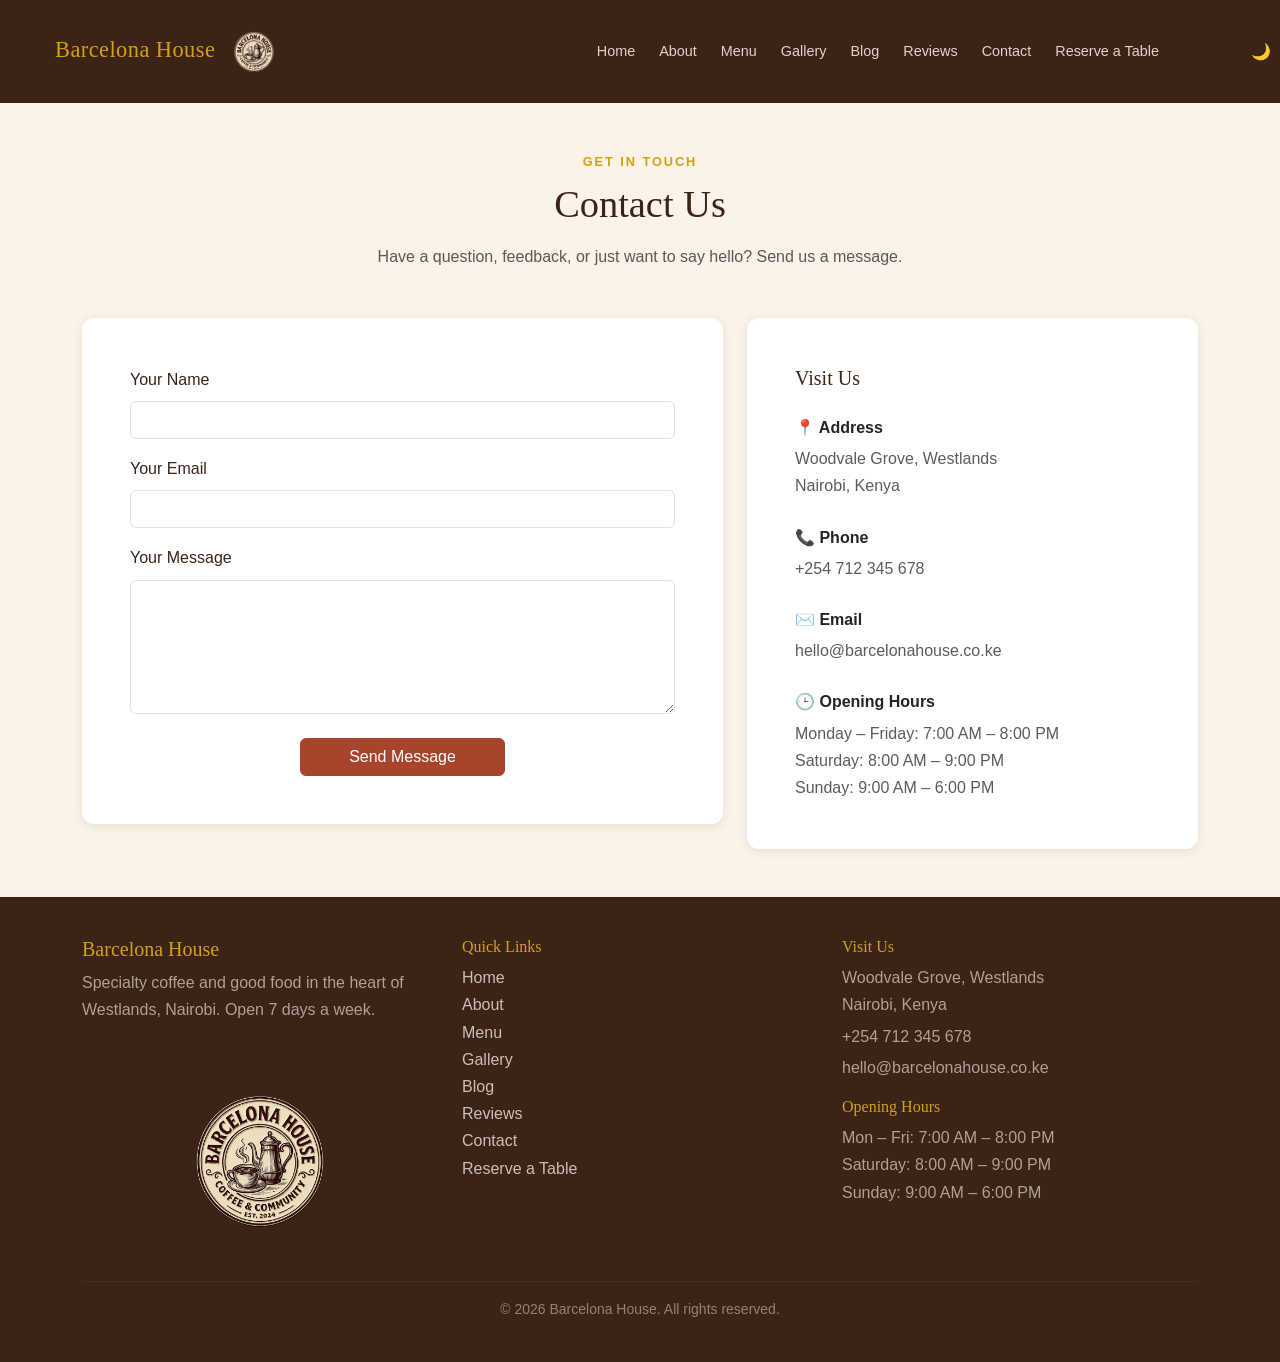
<file: contact.html>
<!DOCTYPE html>
<html lang="en">
<head>
    <meta charset="UTF-8">
    <meta name="viewport" content="width=device-width, initial-scale=1.0">
    <title>Document</title>
    <link href="https://cdn.jsdelivr.net/npm/bootstrap@5.3.3/dist/css/bootstrap.min.css" rel="stylesheet">

 <link rel="stylesheet" href="css/style.css">
  </head>
<body>
    <nav class="navbar navbar-expand-lg navbar-dark bg-dark">
  <div class="container">

    <a class="navbar-brand" href="index.html">
  Barcelona House  
  <img src="images/logo/Barcelona_logo.png" alt="Barcelona House Logo" class="navbar-logo">

</a>

    <button class="navbar-toggler" type="button" data-bs-toggle="collapse" data-bs-target="#navMenu">
      <span class="navbar-toggler-icon"></span>
    </button>

    <div class="collapse navbar-collapse" id="navMenu">
      <ul class="navbar-nav ms-auto">
        <li class="nav-item"><a class="nav-link" href="index.html">Home</a></li>
        <li class="nav-item"><a class="nav-link" href="about.html">About</a></li>
        <li class="nav-item"><a class="nav-link" href="menu.html">Menu</a></li>
        <li class="nav-item"><a class="nav-link" href="gallery.html">Gallery</a></li>
        <li class="nav-item"><a class="nav-link" href="blog.html">Blog</a></li>
        <li class="nav-item"><a class="nav-link" href="reviews.html">Reviews</a></li>
        <li class="nav-item"><a class="nav-link" href="contact.html">Contact</a></li>
        <li class="nav-item"><a class="nav-link" href="reservations.html">Reserve a Table</a></li>
      </ul>
    </div>

  </div>
  <button id="themeToggle" class="btn btn-outline-dark ms-3">🌙</button>
</nav>
<div class="container py-5">

  <div class="text-center mb-5">
    <p class="section-eyebrow">Get in touch</p>
    <h1 class="section-title">Contact Us</h1>
    <p class="text-muted">Have a question, feedback, or just want to say hello? Send us a message.</p>
  </div>

  <div class="row g-4">

    <!-- CONTACT FORM -->
    <div class="col-lg-7">
      <div class="card p-4 p-md-5">

        <form id="contactForm" novalidate>

          <div class="mb-3">
            <label for="contactName" class="form-label">Your Name</label>
            <input type="text" class="form-control" id="contactName" required minlength="2">
            <div class="invalid-feedback">Please enter your name.</div>
          </div>

          <div class="mb-3">
            <label for="contactEmail" class="form-label">Your Email</label>
            <input type="email" class="form-control" id="contactEmail" required>
            <div class="invalid-feedback">Please enter a valid email address.</div>
          </div>

          <div class="mb-4">
            <label for="contactMessage" class="form-label">Your Message</label>
            <textarea class="form-control" id="contactMessage" rows="5" required minlength="10"></textarea>
            <div class="invalid-feedback">Please write at least 10 characters.</div>
          </div>

          <div class="text-center">
            <button type="submit" class="btn btn-dark px-5">Send Message</button>
          </div>

          <div id="contactSuccess" class="alert alert-success mt-4 text-center" style="display: none;">
            Thank you! Your message has been sent. We'll get back to you soon.
          </div>

        </form>

      </div>
    </div>

    <!-- SIDEBAR -->
    <div class="col-lg-5">
      <div class="card p-4 p-md-5 h-100">

        <h5 class="card-title mb-4">Visit Us</h5>

        <div class="mb-4">
          <p class="fw-semibold mb-1">📍 Address</p>
          <p class="text-muted mb-0">Woodvale Grove, Westlands<br>Nairobi, Kenya</p>
        </div>

        <div class="mb-4">
          <p class="fw-semibold mb-1">📞 Phone</p>
          <p class="text-muted mb-0">+254 712 345 678</p>
        </div>

        <div class="mb-4">
          <p class="fw-semibold mb-1">✉️ Email</p>
          <p class="text-muted mb-0">hello@barcelonahouse.co.ke</p>
        </div>

        <div>
          <p class="fw-semibold mb-1">🕒 Opening Hours</p>
          <p class="text-muted mb-0">
            Monday – Friday: 7:00 AM – 8:00 PM<br>
            Saturday: 8:00 AM – 9:00 PM<br>
            Sunday: 9:00 AM – 6:00 PM
          </p>
        </div>

      </div>
    </div>

  </div>

</div>

       
  </div>

</div>
  <!-- ───────────────── FOOTER ───────────────── -->
<footer>
  <div class="container">
    <div class="row g-4">

      
      <div class="col-md-4">
        <h5>Barcelona House</h5>

        <p class="text-muted">
        Specialty coffee and good food in the heart of Westlands, Nairobi.
        Open 7 days a week.
        </p>

        <div class="text-center">
         <img src="images/logo/Barcelona_logo.png"
          alt="Barcelona House Logo"
         class="img-fluid mt-3 footer-logo">
        </div>
      </div>

     
      <div class="col-md-4">
        <h6>Quick Links</h6>
        <a href="index.html" class="d-block">Home</a>
        <a href="about.html" class="d-block">About</a>
        <a href="menu.html" class="d-block">Menu</a>
        <a href="gallery.html" class="d-block">Gallery</a>
        <a href="blog.html" class="d-block">Blog</a>
        <a href="reviews.html" class="d-block">Reviews</a>
        <a href="contact.html" class="d-block">Contact</a>
        <a href="reservations.html" class="d-block">Reserve a Table</a>
      </div>

     
      <div class="col-md-4">
        <h6>Visit Us</h6>
        <p class="text-muted mb-1">
          Woodvale Grove, Westlands<br>
          Nairobi, Kenya
        </p>
        <p class="text-muted mb-1">+254 712 345 678</p>
        <p class="text-muted mb-3">hello@barcelonahouse.co.ke</p>
        <h6>Opening Hours</h6>
        <p class="text-muted mb-0">
          Mon – Fri: 7:00 AM – 8:00 PM<br>
          Saturday: 8:00 AM – 9:00 PM<br>
          Sunday: 9:00 AM – 6:00 PM
        </p>
      </div>

    </div>

    <hr>

    <p class="text-center mb-0 small">
      © 2026 Barcelona House. All rights reserved.
    </p>

  </div>
</footer>
    
    
<script src="https://cdn.jsdelivr.net/npm/bootstrap@5.3.3/dist/js/bootstrap.bundle.min.js"></script>
    <script src="js/main.js"></script>
</body>
</html>
</file>
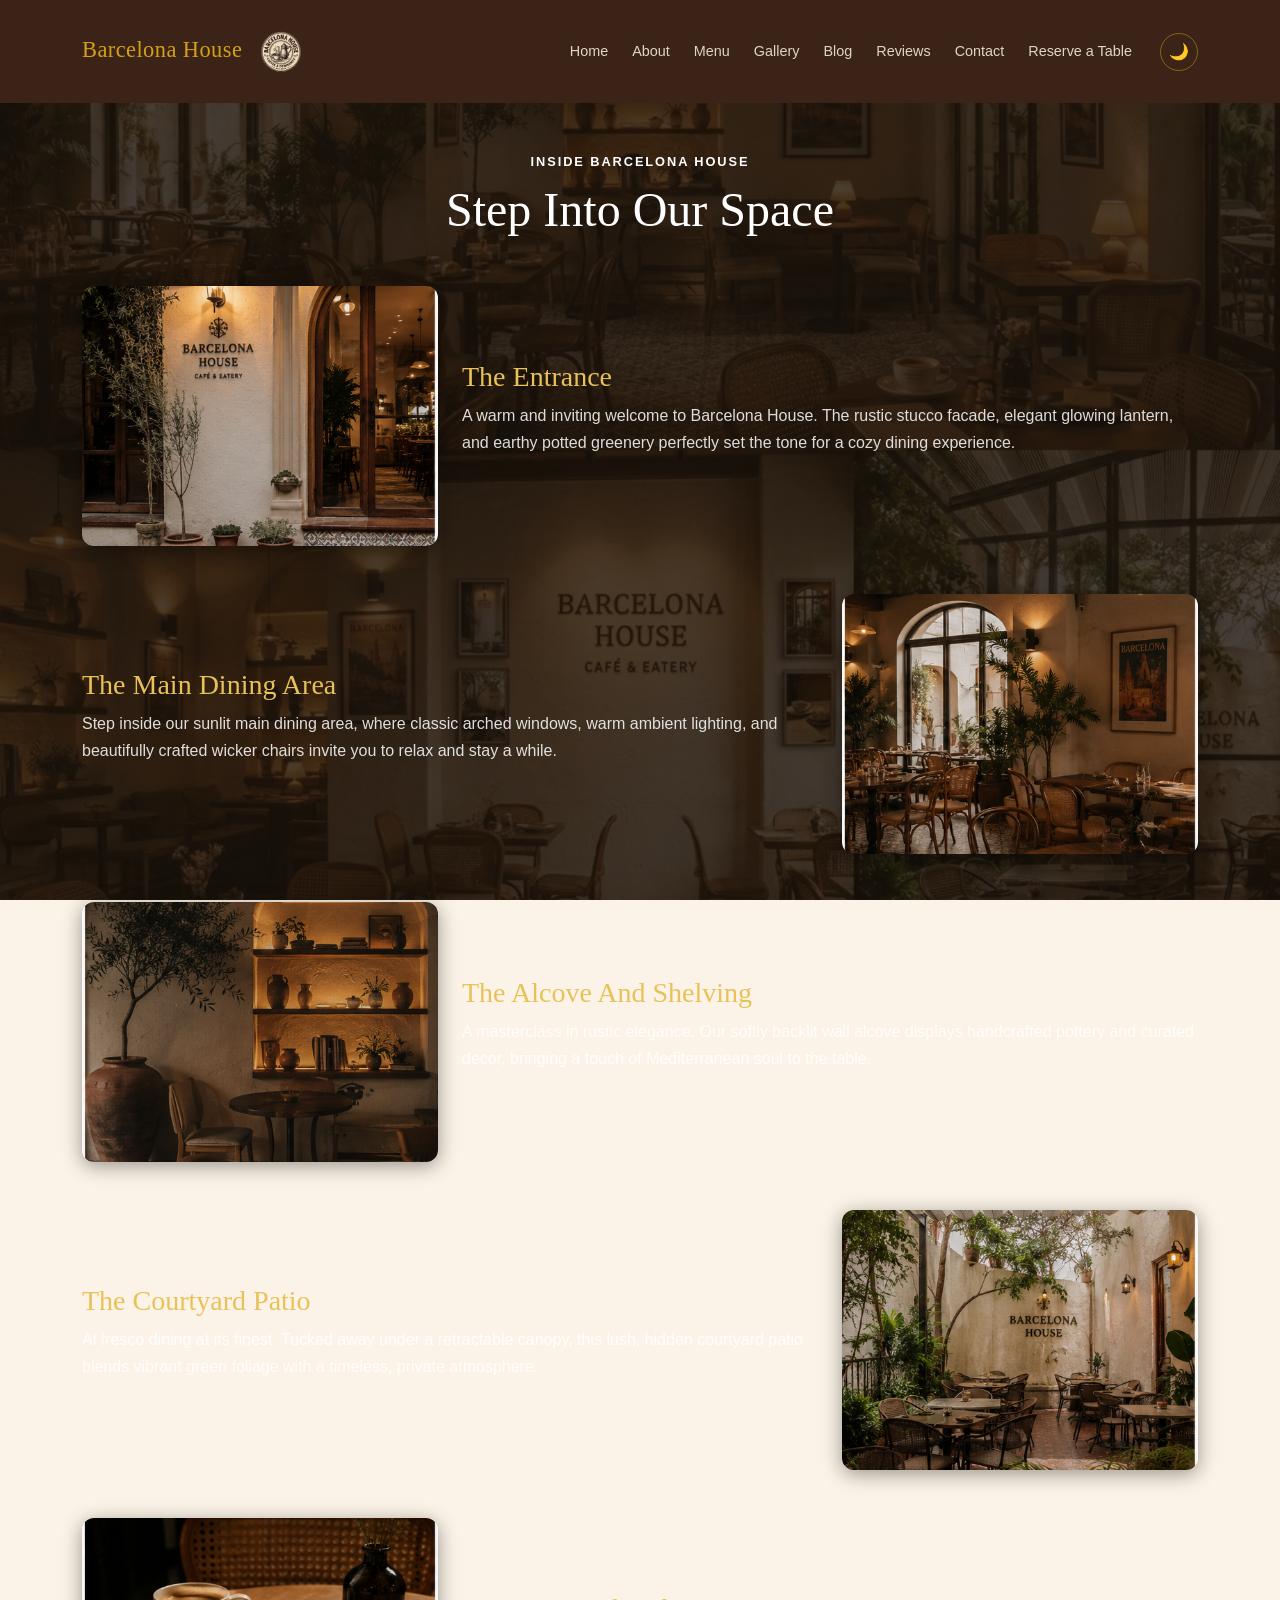
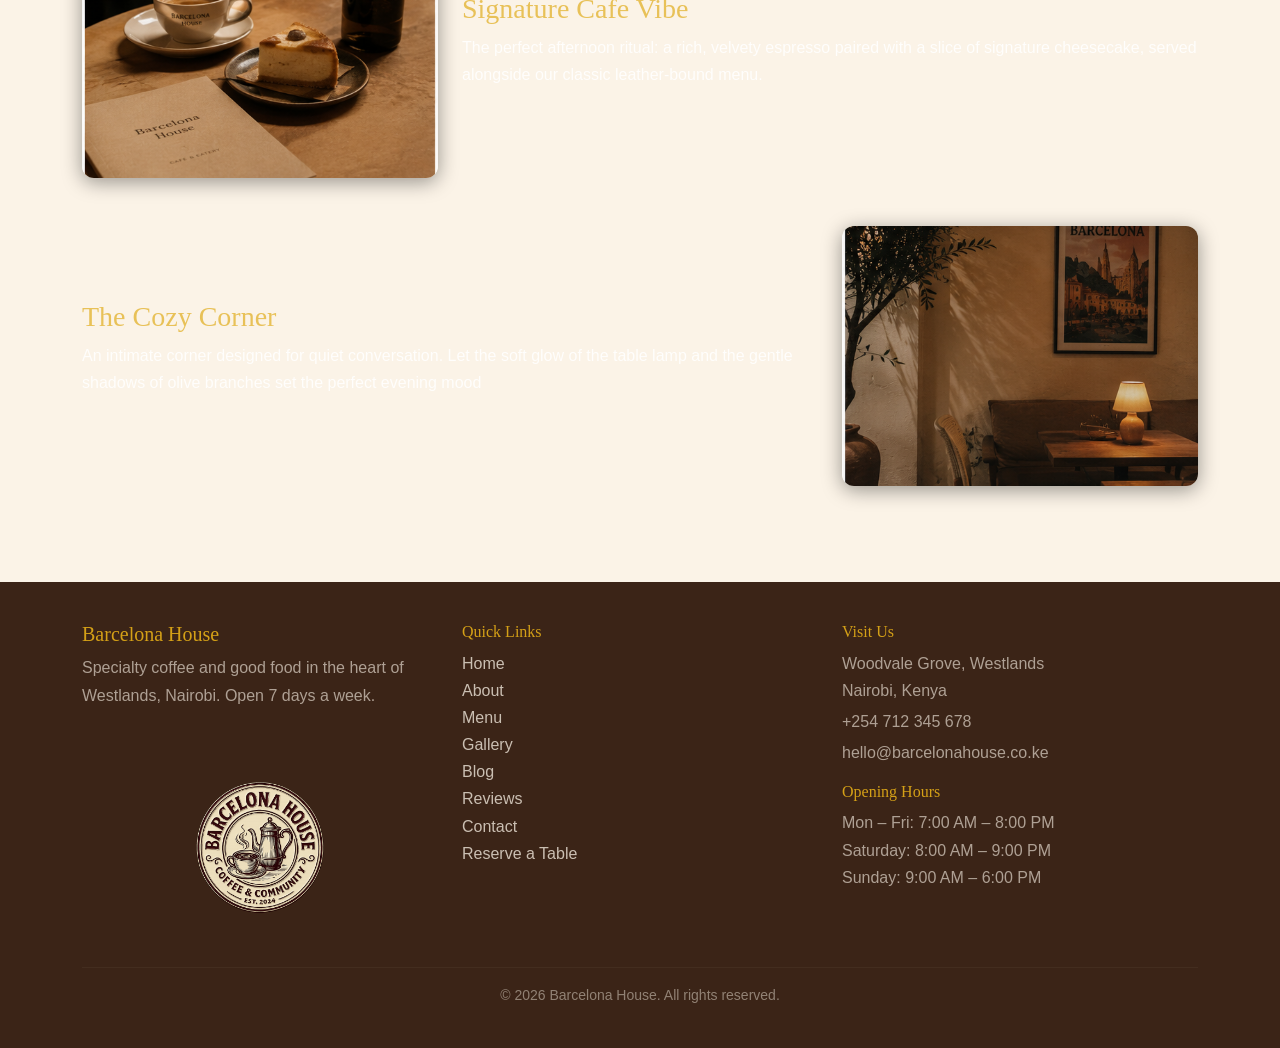
<file: gallery.html>
<!DOCTYPE html>
<html lang="en">
<head>
    <meta charset="UTF-8">
    <meta name="viewport" content="width=device-width, initial-scale=1.0">
    <title>Document</title>
    <link href="https://cdn.jsdelivr.net/npm/bootstrap@5.3.3/dist/css/bootstrap.min.css" rel="stylesheet">

    <link rel="stylesheet" href="css/style.css">
</head>
<body>
    <nav class="navbar navbar-expand-lg navbar-dark bg-dark">
  <div class="container">

    <a class="navbar-brand" href="index.html">
  Barcelona House  
  <img src="images/logo/Barcelona_logo.png" alt="Barcelona House Logo" class="navbar-logo">

</a>

    <button class="navbar-toggler" type="button" data-bs-toggle="collapse" data-bs-target="#navMenu">
      <span class="navbar-toggler-icon"></span>
    </button>

    <div class="collapse navbar-collapse" id="navMenu">
      <ul class="navbar-nav ms-auto">
        <li class="nav-item"><a class="nav-link" href="index.html">Home</a></li>
        <li class="nav-item"><a class="nav-link" href="about.html">About</a></li>
        <li class="nav-item"><a class="nav-link" href="menu.html">Menu</a></li>
        <li class="nav-item"><a class="nav-link" href="gallery.html">Gallery</a></li>
        <li class="nav-item"><a class="nav-link" href="blog.html">Blog</a></li>
        <li class="nav-item"><a class="nav-link" href="reviews.html">Reviews</a></li>
        <li class="nav-item"><a class="nav-link" href="contact.html">Contact</a></li>
        <li class="nav-item"><a class="nav-link" href="reservations.html">Reserve a Table</a></li>
      </ul>
       <button id="themeToggle" class="btn btn-outline-light ms-3">🌙</button>

    </div>

  </div>
</nav>

<div id="galleryBg" class="gallery-bg" style="background-image: url('images/ambience/backgroundambience.png');"></div>
<div class="gallery-bg-overlay"></div>


<div class="container gallery-content py-5">

  <div class="text-center mb-5">
    <p class="section-eyebrow text-white">Inside Barcelona House</p>
    <h1 class="gallery-title text-white">Step Into Our Space</h1>
  </div>

 
  <div class="row align-items-center gallery-row mb-5">
    <div class="col-md-4">
      <img src="images/ambience/barcelona_house_1.png" class="gallery-row-img" alt="The Entrance" >
    </div>
    <div class="col-md-8 text-white">
      <h3>The Entrance</h3>
      <p>A warm and inviting welcome to Barcelona House. The rustic stucco facade, elegant glowing lantern, and earthy potted greenery perfectly set the tone for a cozy dining experience.</p>
    </div>
  </div>

 
  <div class="row align-items-center gallery-row mb-5">
    <div class="col-md-8 order-md-1 order-2 text-white">
      <h3>The Main Dining Area</h3>
      <p>Step inside our sunlit main dining area, where classic arched windows, warm ambient lighting, and beautifully crafted wicker chairs invite you to relax and stay a while.</p>
    </div>
    <div class="col-md-4 order-md-2 order-1">
      <img src="images/ambience/barcelona_house_2.png" class="gallery-row-img" alt="Main dining area">
    </div>
  </div>

 
  <div class="row align-items-center gallery-row mb-5">
    <div class="col-md-4">
      <img src="images/ambience/barcelona_house_3.png" class="gallery-row-img" alt="Alcove and shelving" >
    </div>
    <div class="col-md-8 text-white">
      <h3>The Alcove And Shelving</h3>
      <p>A masterclass in rustic elegance. Our softly backlit wall alcove displays handcrafted pottery and curated decor, bringing a touch of Mediterranean soul to the table.</p>
    </div>
  </div>

  
  <div class="row align-items-center gallery-row mb-5">
    <div class="col-md-8 order-md-1 order-2 text-white">
      <h3>The Courtyard Patio</h3>
      <p>Al fresco dining at its finest. Tucked away under a retractable canopy, this lush, hidden courtyard patio blends vibrant green foliage with a timeless, private atmosphere.</p>
    </div>
    <div class="col-md-4 order-md-2 order-1">
      <img src="images/ambience/barcelona_house_4.png" class="gallery-row-img" alt="Courtyard patio" >
    </div>
  </div>

  
  <div class="row align-items-center gallery-row mb-5">
    <div class="col-md-4">
      <img src="images/ambience/barcelona_house_5.png" class="gallery-row-img" alt="Signature cafe vibe">
    </div>
    <div class="col-md-8 text-white">
      <h3>Signature Cafe Vibe</h3>
      <p>The perfect afternoon ritual: a rich, velvety espresso paired with a slice of signature cheesecake, served alongside our classic leather-bound menu.</p>
    </div>
  </div>

 
  <div class="row align-items-center gallery-row mb-5">
    <div class="col-md-8 order-md-1 order-2 text-white">
      <h3>The Cozy Corner</h3>
      <p>An intimate corner designed for quiet conversation. Let the soft glow of the table lamp and the gentle shadows of olive branches set the perfect evening mood</p>
    </div>
    <div class="col-md-4 order-md-2 order-1">
      <img src="images/ambience/barcelona_house_6.png" class="gallery-row-img" alt="Cozy corner"> 
    </div>
  </div>

</div>

  <!-- ───────────────── FOOTER ───────────────── -->
<footer>
  <div class="container">
    <div class="row g-4">

      
      <div class="col-md-4">
        <h5>Barcelona House</h5>

        <p class="text-muted">
        Specialty coffee and good food in the heart of Westlands, Nairobi.
        Open 7 days a week.
        </p>

        <div class="text-center">
         <img src="images/logo/Barcelona_logo.png"
          alt="Barcelona House Logo"
         class="img-fluid mt-3 footer-logo">
        </div>
      </div>

     
      <div class="col-md-4">
        <h6>Quick Links</h6>
        <a href="index.html" class="d-block">Home</a>
        <a href="about.html" class="d-block">About</a>
        <a href="menu.html" class="d-block">Menu</a>
        <a href="gallery.html" class="d-block">Gallery</a>
        <a href="blog.html" class="d-block">Blog</a>
        <a href="reviews.html" class="d-block">Reviews</a>
        <a href="contact.html" class="d-block">Contact</a>
        <a href="reservations.html" class="d-block">Reserve a Table</a>
      </div>

     
      <div class="col-md-4">
        <h6>Visit Us</h6>
        <p class="text-muted mb-1">
          Woodvale Grove, Westlands<br>
          Nairobi, Kenya
        </p>
        <p class="text-muted mb-1">+254 712 345 678</p>
        <p class="text-muted mb-3">hello@barcelonahouse.co.ke</p>
        <h6>Opening Hours</h6>
        <p class="text-muted mb-0">
          Mon – Fri: 7:00 AM – 8:00 PM<br>
          Saturday: 8:00 AM – 9:00 PM<br>
          Sunday: 9:00 AM – 6:00 PM
        </p>
      </div>

    </div>

    <hr>

    <p class="text-center mb-0 small">
      © 2026 Barcelona House. All rights reserved.
    </p>

  </div>
</footer>
<script src="https://cdn.jsdelivr.net/npm/bootstrap@5.3.3/dist/js/bootstrap.bundle.min.js"></script>    

<script src="js/main.js"></script>
</body>
</html>
</file>
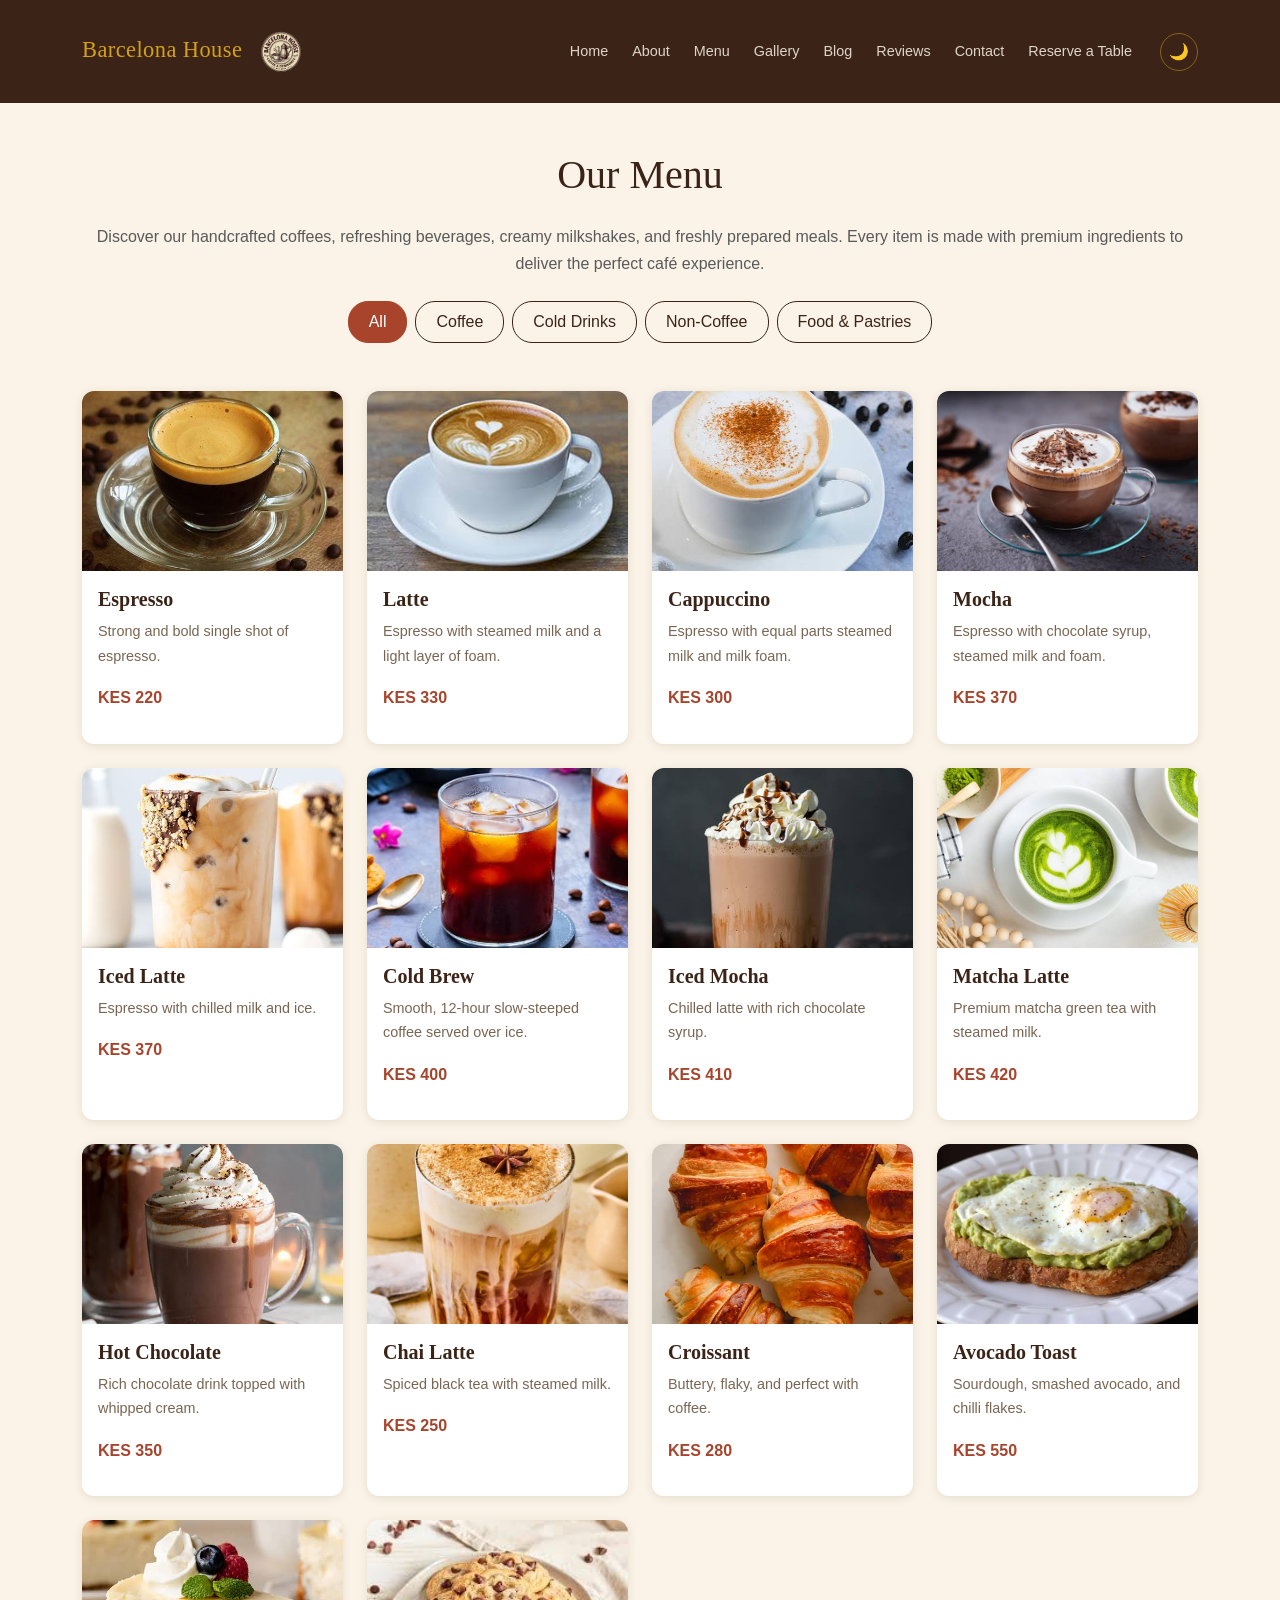
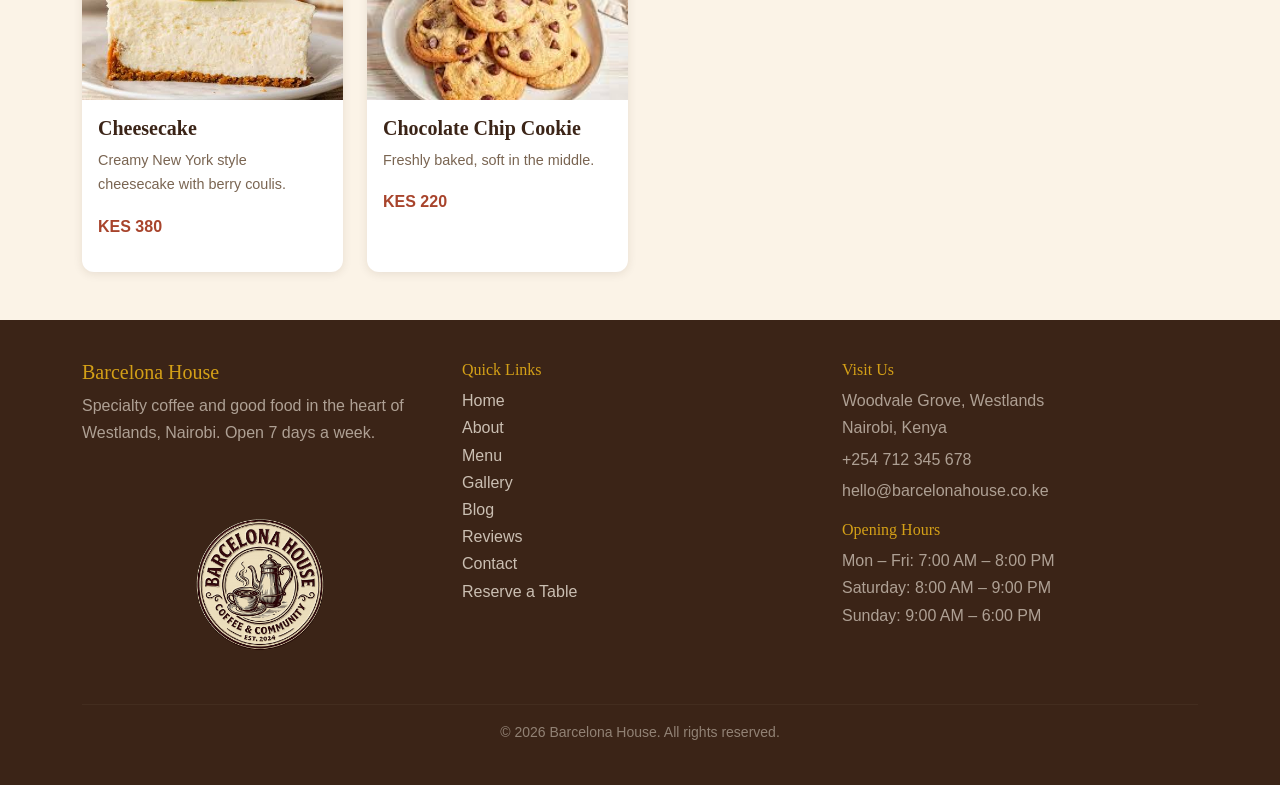
<file: menu.html>
<!DOCTYPE html>
<html lang="en">
<head>
    <meta charset="UTF-8">
    <meta name="viewport" content="width=device-width, initial-scale=1.0">
    <title>Document</title>
    <link href="https://cdn.jsdelivr.net/npm/bootstrap@5.3.3/dist/css/bootstrap.min.css" rel="stylesheet">

<link rel="stylesheet" href="css/style.css">
  </head>
<body>
    <nav class="navbar navbar-expand-lg navbar-dark bg-dark">
  <div class="container">

    <a class="navbar-brand" href="index.html">
  Barcelona House  
  <img src="images/logo/Barcelona_logo.png" alt="Barcelona House Logo" class="navbar-logo">

</a>

    <button class="navbar-toggler" type="button" data-bs-toggle="collapse" data-bs-target="#navMenu">
      <span class="navbar-toggler-icon"></span>
    </button>

    <div class="collapse navbar-collapse" id="navMenu">
      <ul class="navbar-nav ms-auto">
        <li class="nav-item"><a class="nav-link" href="index.html">Home</a></li>
        <li class="nav-item"><a class="nav-link" href="about.html">About</a></li>
        <li class="nav-item"><a class="nav-link" href="menu.html">Menu</a></li>
        <li class="nav-item"><a class="nav-link" href="gallery.html">Gallery</a></li>
        <li class="nav-item"><a class="nav-link" href="blog.html">Blog</a></li>
        <li class="nav-item"><a class="nav-link" href="reviews.html">Reviews</a></li>
        <li class="nav-item"><a class="nav-link" href="contact.html">Contact</a></li>
        <li class="nav-item"><a class="nav-link" href="reservations.html">Reserve a Table</a></li>
      </ul>
       <button id="themeToggle" class="btn btn-outline-light ms-3">🌙</button>
    </div>

  </div>
 
</nav>
    <div class="container py-5">

  <h1 class="text-center mb-4">Our Menu</h1>
  <p class="text-center text-muted mb-4">
    Discover our handcrafted coffees, refreshing beverages, creamy milkshakes, and freshly prepared meals. Every item is made with premium ingredients to deliver the perfect café experience.
</p>

  <!-- Filter buttons -->
  <div class="d-flex justify-content-center gap-2 flex-wrap mb-5" id="filterButtons">
    <button class="btn btn-dark filter-btn active" data-filter="all">All</button>
    <button class="btn btn-outline-dark filter-btn" data-filter="coffee">Coffee</button>
    <button class="btn btn-outline-dark filter-btn" data-filter="cold">Cold Drinks</button>
    <button class="btn btn-outline-dark filter-btn" data-filter="non-coffee">Non-Coffee</button>
    <button class="btn btn-outline-dark filter-btn" data-filter="food">Food & Pastries</button>
  </div>

  <!-- Menu items grid -->
  <div class="row g-4" id="menuGrid">

    <!-- COFFEE ITEMS -->
    <div class="col-sm-6 col-lg-3 menu-item" data-category="coffee">
      <div class="card h-100">
        <img src="images/food/Espresso.jpg" class="card-img-top" alt="Espresso">
        <div class="card-body">
          <h5 class="card-title">Espresso</h5>
          <p class="card-text">Strong and bold single shot of espresso.</p>
          <p class="fw-bold">KES 220</p>
        </div>
      </div>
    </div>

    <div class="col-sm-6 col-lg-3 menu-item" data-category="coffee">
      <div class="card h-100">
        <img src="images/food/Latte.jpg" class="card-img-top" alt="Latte">
        <div class="card-body">
          <h5 class="card-title">Latte</h5>
          <p class="card-text">Espresso with steamed milk and a light layer of foam.</p>
          <p class="fw-bold">KES 330</p>
        </div>
      </div>
    </div>

    <div class="col-sm-6 col-lg-3 menu-item" data-category="coffee">
      <div class="card h-100">
        <img src="images/food/cappuccino.jpg" class="card-img-top" alt="Cappuccino">
        <div class="card-body">
          <h5 class="card-title">Cappuccino</h5>
          <p class="card-text">Espresso with equal parts steamed milk and milk foam.</p>
          <p class="fw-bold">KES 300</p>
        </div>
      </div>
    </div>

    <div class="col-sm-6 col-lg-3 menu-item" data-category="coffee">
      <div class="card h-100">
        <img src="images/food/mocha.jpg" class="card-img-top" alt="Mocha">
        <div class="card-body">
          <h5 class="card-title">Mocha</h5>
          <p class="card-text">Espresso with chocolate syrup, steamed milk and foam.</p>
          <p class="fw-bold">KES 370</p>
        </div>
      </div>
    </div>

  
  <!-- COLD DRINKS -->
<div class="col-sm-6 col-lg-3 menu-item" data-category="cold">
  <div class="card h-100">
    <img src="images/food/Icedlatte.jpg" class="card-img-top" alt="Iced Latte">
    <div class="card-body">
      <h5 class="card-title">Iced Latte</h5>
      <p class="card-text">Espresso with chilled milk and ice.</p>
      <p class="fw-bold">KES 370</p>
    </div>
  </div>
</div>

<div class="col-sm-6 col-lg-3 menu-item" data-category="cold">
  <div class="card h-100">
    <img src="images/food/coldbrew.jpg" class="card-img-top" alt="Cold Brew">
    <div class="card-body">
      <h5 class="card-title">Cold Brew</h5>
      <p class="card-text">Smooth, 12-hour slow-steeped coffee served over ice.</p>
      <p class="fw-bold">KES 400</p>
    </div>
  </div>
</div>

<div class="col-sm-6 col-lg-3 menu-item" data-category="cold">
  <div class="card h-100">
    <img src="images/food/icedmocha.jpg" class="card-img-top" alt="Iced Mocha">
    <div class="card-body">
      <h5 class="card-title">Iced Mocha</h5>
      <p class="card-text">Chilled latte with rich chocolate syrup.</p>
      <p class="fw-bold">KES 410</p>
    </div>
  </div>
</div>

<!-- NON-COFFEE DRINKS -->
<div class="col-sm-6 col-lg-3 menu-item" data-category="non-coffee">
  <div class="card h-100">
    <img src="images/food/matchalatte.jpg" class="card-img-top" alt="Matcha Latte">
    <div class="card-body">
      <h5 class="card-title">Matcha Latte</h5>
      <p class="card-text">Premium matcha green tea with steamed milk.</p>
      <p class="fw-bold">KES 420</p>
    </div>
  </div>
</div>

<div class="col-sm-6 col-lg-3 menu-item" data-category="non-coffee">
  <div class="card h-100">
    <img src="images/food/hotchocolate.jpg" class="card-img-top" alt="Hot Chocolate">
    <div class="card-body">
      <h5 class="card-title">Hot Chocolate</h5>
      <p class="card-text">Rich chocolate drink topped with whipped cream.</p>
      <p class="fw-bold">KES 350</p>
    </div>
  </div>
</div>

<div class="col-sm-6 col-lg-3 menu-item" data-category="non-coffee">
  <div class="card h-100">
    <img src="images/food/chailatte.jpg" class="card-img-top" alt="Chai Latte">
    <div class="card-body">
      <h5 class="card-title">Chai Latte</h5>
      <p class="card-text">Spiced black tea with steamed milk.</p>
      <p class="fw-bold">KES 250</p>
    </div>
  </div>
</div>

<!-- FOOD & PASTRIES -->
<div class="col-sm-6 col-lg-3 menu-item" data-category="food">
  <div class="card h-100">
    <img src="images/food/croissant.jpg" class="card-img-top" alt="Croissant">
    <div class="card-body">
      <h5 class="card-title">Croissant</h5>
      <p class="card-text">Buttery, flaky, and perfect with coffee.</p>
      <p class="fw-bold">KES 280</p>
    </div>
  </div>
</div>

<div class="col-sm-6 col-lg-3 menu-item" data-category="food">
  <div class="card h-100">
    <img src="images/food/Avocadotoast.jpg" class="card-img-top" alt="Avocado Toast">
    <div class="card-body">
      <h5 class="card-title">Avocado Toast</h5>
      <p class="card-text">Sourdough, smashed avocado, and chilli flakes.</p>
      <p class="fw-bold">KES 550</p>
    </div>
  </div>
</div>

<div class="col-sm-6 col-lg-3 menu-item" data-category="food">
  <div class="card h-100">
    <img src="images/food/cheesecake.jpg" class="card-img-top" alt="Cheesecake">
    <div class="card-body">
      <h5 class="card-title">Cheesecake</h5>
      <p class="card-text">Creamy New York style cheesecake with berry coulis.</p>
      <p class="fw-bold">KES 380</p>
    </div>
  </div>
</div>

<div class="col-sm-6 col-lg-3 menu-item" data-category="food">
  <div class="card h-100">
    <img src="images/food/chocolatechipcookie.jpg" class="card-img-top" alt="Chocolate Chip Cookie">
    <div class="card-body">
      <h5 class="card-title">Chocolate Chip Cookie</h5>
      <p class="card-text">Freshly baked, soft in the middle.</p>
      <p class="fw-bold">KES 220</p>
    </div>
  </div>
</div>
</div>
</div>  
  <!-- ───────────────── FOOTER ───────────────── -->
<footer>
  <div class="container">
    <div class="row g-4">

      
      <div class="col-md-4">
        <h5>Barcelona House</h5>

        <p class="text-muted">
        Specialty coffee and good food in the heart of Westlands, Nairobi.
        Open 7 days a week.
        </p>

        <div class="text-center">
         <img src="images/logo/Barcelona_logo.png"
          alt="Barcelona House Logo"
         class="img-fluid mt-3 footer-logo">
        </div>
      </div>

     
      <div class="col-md-4">
        <h6>Quick Links</h6>
        <a href="index.html" class="d-block">Home</a>
        <a href="about.html" class="d-block">About</a>
        <a href="menu.html" class="d-block">Menu</a>
        <a href="gallery.html" class="d-block">Gallery</a>
        <a href="blog.html" class="d-block">Blog</a>
        <a href="reviews.html" class="d-block">Reviews</a>
        <a href="contact.html" class="d-block">Contact</a>
        <a href="reservations.html" class="d-block">Reserve a Table</a>
      </div>

     
      <div class="col-md-4">
        <h6>Visit Us</h6>
        <p class="text-muted mb-1">
          Woodvale Grove, Westlands<br>
          Nairobi, Kenya
        </p>
        <p class="text-muted mb-1">+254 712 345 678</p>
        <p class="text-muted mb-3">hello@barcelonahouse.co.ke</p>
        <h6>Opening Hours</h6>
        <p class="text-muted mb-0">
          Mon – Fri: 7:00 AM – 8:00 PM<br>
          Saturday: 8:00 AM – 9:00 PM<br>
          Sunday: 9:00 AM – 6:00 PM
        </p>
      </div>

    </div>

    <hr>

    <p class="text-center mb-0 small">
      © 2026 Barcelona House. All rights reserved.
    </p>

  </div>
</footer>

    <script src="https://cdn.jsdelivr.net/npm/bootstrap@5.3.3/dist/js/bootstrap.bundle.min.js"></script>

<script src="js/main.js"></script>
  </body>
</html>
</file>
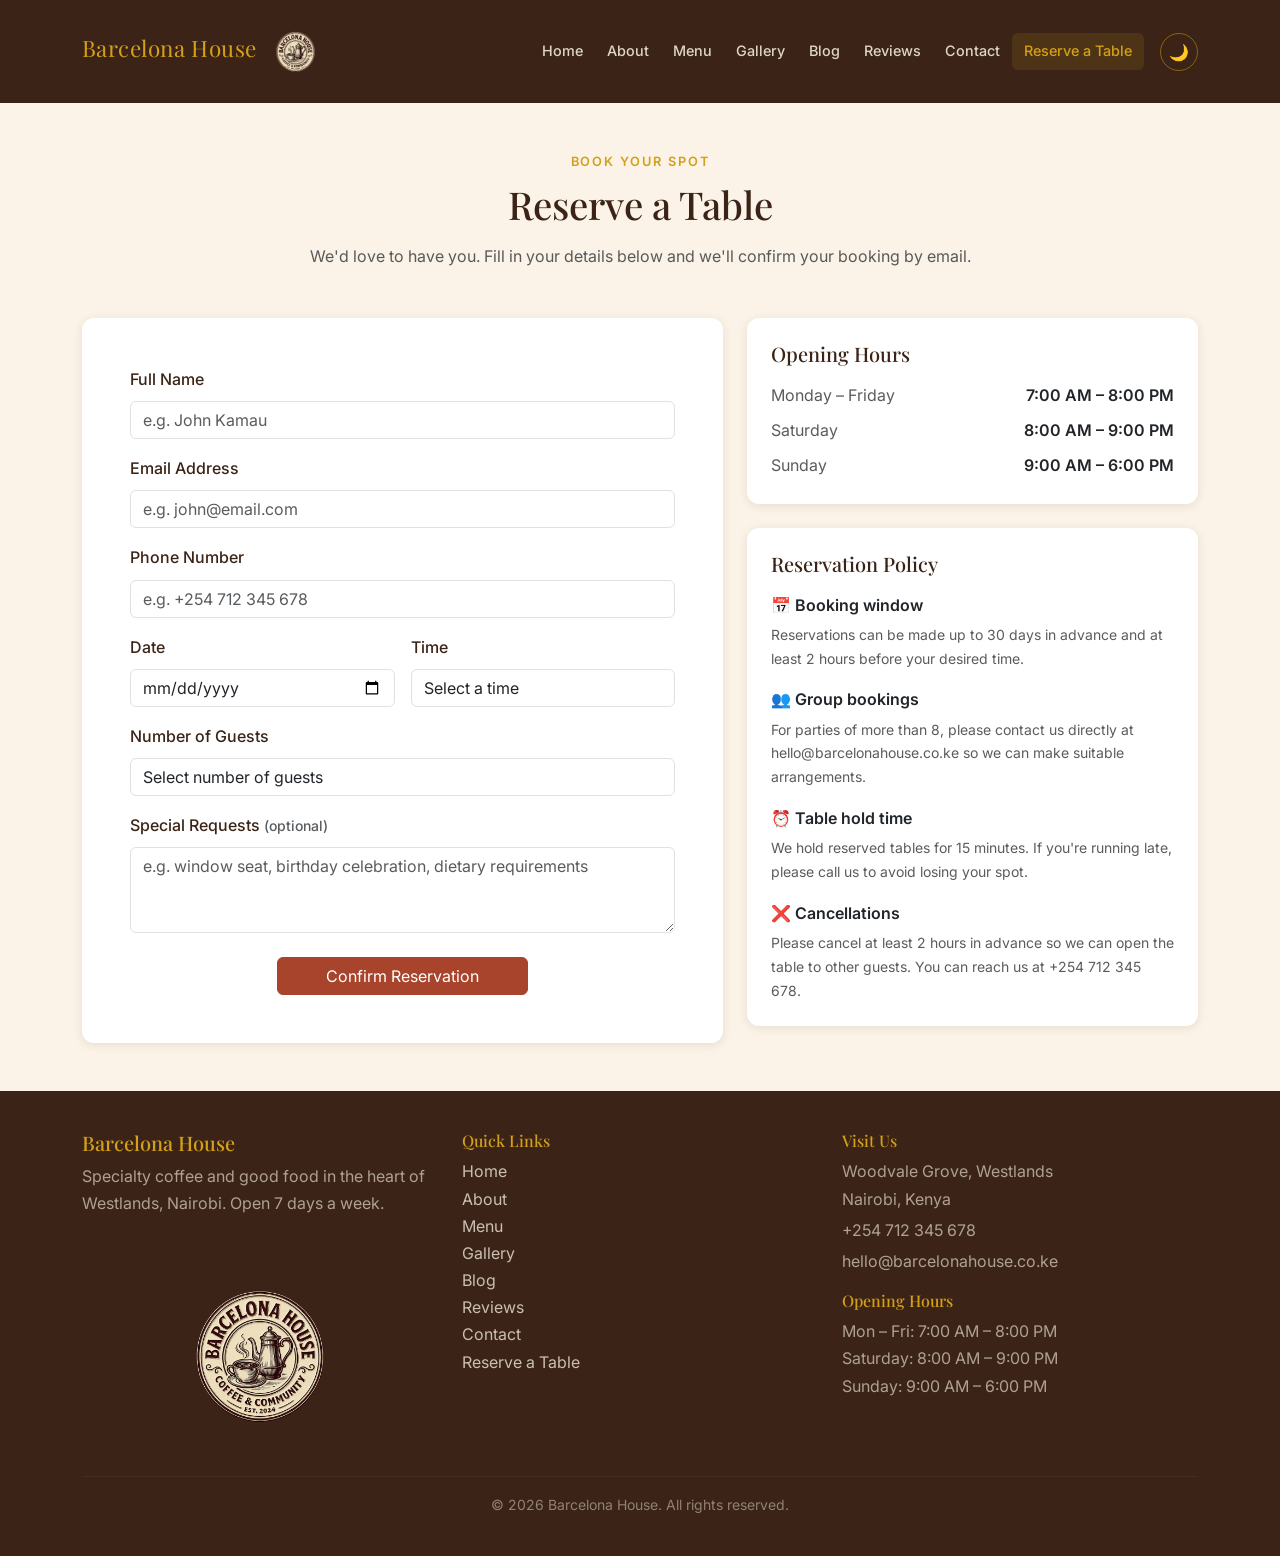
<file: reservations.html>
<!DOCTYPE html>
<html lang="en">
<head>
  <meta charset="UTF-8">
  <meta name="viewport" content="width=device-width, initial-scale=1.0">
  <title>Reserve a Table — Barcelona House</title>

  <!-- Bootstrap CSS -->
  <link href="https://cdn.jsdelivr.net/npm/bootstrap@5.3.3/dist/css/bootstrap.min.css" rel="stylesheet">

  <!-- Google Fonts -->
  <link href="https://fonts.googleapis.com/css2?family=Playfair+Display:wght@400;600&family=Inter:wght@400;500&display=swap" rel="stylesheet">

  <!-- Custom CSS -->
  <link rel="stylesheet" href="css/style.css">
</head>
<body>

  <!-- ───────────────── NAVBAR ───────────────── -->
  <nav class="navbar navbar-expand-lg navbar-dark bg-dark">
    <div class="container">

      <a class="navbar-brand" href="index.html">
  Barcelona House  
  <img src="images/logo/Barcelona_logo.png" alt="Barcelona House Logo" class="navbar-logo">

</a>
      <button class="navbar-toggler" type="button" data-bs-toggle="collapse" data-bs-target="#navMenu">
        <span class="navbar-toggler-icon"></span>
      </button>

      <div class="collapse navbar-collapse" id="navMenu">
        <ul class="navbar-nav ms-auto">
          <li class="nav-item"><a class="nav-link" href="index.html">Home</a></li>
          <li class="nav-item"><a class="nav-link" href="about.html">About</a></li>
          <li class="nav-item"><a class="nav-link" href="menu.html">Menu</a></li>
          <li class="nav-item"><a class="nav-link" href="gallery.html">Gallery</a></li>
          <li class="nav-item"><a class="nav-link" href="blog.html">Blog</a></li>
          <li class="nav-item"><a class="nav-link" href="reviews.html">Reviews</a></li>
          <li class="nav-item"><a class="nav-link" href="contact.html">Contact</a></li>
          <li class="nav-item"><a class="nav-link active" href="reservations.html">Reserve a Table</a></li>
        </ul>
        <button id="themeToggle" class="btn btn-outline-light ms-3">🌙</button>
      </div>

    </div>
  </nav>

  <!-- ───────────────── PAGE CONTENT ───────────────── -->
  <div class="container py-5">

    <div class="text-center mb-5">
      <p class="section-eyebrow">Book your spot</p>
      <h1 class="section-title">Reserve a Table</h1>
      <p class="text-muted">We'd love to have you. Fill in your details below and we'll confirm your booking by email.</p>
    </div>

    <div class="row g-4">

      <!-- ───────────── BOOKING FORM ───────────── -->
      <div class="col-lg-7">
        <div class="card p-4 p-md-5">

          <form id="reservationForm" novalidate>

            <!-- Name -->
            <div class="mb-3">
              <label for="resName" class="form-label">Full Name</label>
              <input type="text" class="form-control" id="resName" placeholder="e.g. John Kamau" required minlength="2">
              <div class="invalid-feedback">Please enter your full name.</div>
            </div>

            <!-- Email -->
            <div class="mb-3">
              <label for="resEmail" class="form-label">Email Address</label>
              <input type="email" class="form-control" id="resEmail" placeholder="e.g. john@email.com" required>
              <div class="invalid-feedback">Please enter a valid email address.</div>
            </div>

            <!-- Phone -->
            <div class="mb-3">
              <label for="resPhone" class="form-label">Phone Number</label>
              <input type="tel" class="form-control" id="resPhone" placeholder="e.g. +254 712 345 678" required minlength="7">
              <div class="invalid-feedback">Please enter a valid phone number.</div>
            </div>

            <!-- Date and time on the same row -->
            <div class="row g-3 mb-3">
              <div class="col-sm-6">
                <label for="resDate" class="form-label">Date</label>
                <input type="date" class="form-control" id="resDate" required>
                <div class="invalid-feedback">Please select a date.</div>
              </div>
              <div class="col-sm-6">
                <label for="resTime" class="form-label">Time</label>
                <select class="form-control" id="resTime" required>
                  <option value="">Select a time</option>
                  <option>7:00 AM</option>
                  <option>8:00 AM</option>
                  <option>9:00 AM</option>
                  <option>10:00 AM</option>
                  <option>11:00 AM</option>
                  <option>12:00 PM</option>
                  <option>1:00 PM</option>
                  <option>2:00 PM</option>
                  <option>3:00 PM</option>
                  <option>4:00 PM</option>
                  <option>5:00 PM</option>
                  <option>6:00 PM</option>
                  <option>7:00 PM</option>
                </select>
                <div class="invalid-feedback">Please select a time.</div>
              </div>
            </div>

            <!-- Number of guests -->
            <div class="mb-3">
              <label for="resGuests" class="form-label">Number of Guests</label>
              <select class="form-control" id="resGuests" required>
                <option value="">Select number of guests</option>
                <option>1</option>
                <option>2</option>
                <option>3</option>
                <option>4</option>
                <option>5</option>
                <option>6</option>
                <option>7</option>
                <option>8</option>
              </select>
              <div class="invalid-feedback">Please select the number of guests.</div>
            </div>

            <!-- Special requests -->
            <div class="mb-4">
              <label for="resNotes" class="form-label">Special Requests <span class="text-muted small">(optional)</span></label>
              <textarea class="form-control" id="resNotes" rows="3" placeholder="e.g. window seat, birthday celebration, dietary requirements"></textarea>
            </div>

            <div class="text-center">
              <button type="submit" class="btn btn-dark px-5">Confirm Reservation</button>
            </div>

            <div id="reservationSuccess" class="alert alert-success mt-4 text-center" style="display: none;">
              🎉 Your table is booked! We'll send a confirmation to your email shortly.
            </div>

          </form>

        </div>
      </div>

      <!-- ───────────── SIDEBAR ───────────── -->
      <div class="col-lg-5">

        <!-- Opening hours -->
        <div class="card p-4 mb-4">
          <h5 class="card-title mb-3">Opening Hours</h5>

          <div class="d-flex justify-content-between mb-2">
            <span class="text-muted">Monday – Friday</span>
            <span class="fw-semibold">7:00 AM – 8:00 PM</span>
          </div>
          <div class="d-flex justify-content-between mb-2">
            <span class="text-muted">Saturday</span>
            <span class="fw-semibold">8:00 AM – 9:00 PM</span>
          </div>
          <div class="d-flex justify-content-between">
            <span class="text-muted">Sunday</span>
            <span class="fw-semibold">9:00 AM – 6:00 PM</span>
          </div>
        </div>

        <!-- Reservation policy -->
        <div class="card p-4">
          <h5 class="card-title mb-3">Reservation Policy</h5>

          <div class="mb-3">
            <p class="fw-semibold mb-1">📅 Booking window</p>
            <p class="text-muted small mb-0">Reservations can be made up to 30 days in advance and at least 2 hours before your desired time.</p>
          </div>

          <div class="mb-3">
            <p class="fw-semibold mb-1">👥 Group bookings</p>
            <p class="text-muted small mb-0">For parties of more than 8, please contact us directly at hello@barcelonahouse.co.ke so we can make suitable arrangements.</p>
          </div>

          <div class="mb-3">
            <p class="fw-semibold mb-1">⏰ Table hold time</p>
            <p class="text-muted small mb-0">We hold reserved tables for 15 minutes. If you're running late, please call us to avoid losing your spot.</p>
          </div>

          <div>
            <p class="fw-semibold mb-1">❌ Cancellations</p>
            <p class="text-muted small mb-0">Please cancel at least 2 hours in advance so we can open the table to other guests. You can reach us at +254 712 345 678.</p>
          </div>

        </div>

      </div>

    </div>

  </div>

    <!-- ───────────────── FOOTER ───────────────── -->
<footer>
  <div class="container">
    <div class="row g-4">

      
      <div class="col-md-4">
        <h5>Barcelona House</h5>

        <p class="text-muted">
        Specialty coffee and good food in the heart of Westlands, Nairobi.
        Open 7 days a week.
        </p>

        <div class="text-center">
         <img src="images/logo/Barcelona_logo.png"
          alt="Barcelona House Logo"
         class="img-fluid mt-3 footer-logo">
        </div>
      </div>

     
      <div class="col-md-4">
        <h6>Quick Links</h6>
        <a href="index.html" class="d-block">Home</a>
        <a href="about.html" class="d-block">About</a>
        <a href="menu.html" class="d-block">Menu</a>
        <a href="gallery.html" class="d-block">Gallery</a>
        <a href="blog.html" class="d-block">Blog</a>
        <a href="reviews.html" class="d-block">Reviews</a>
        <a href="contact.html" class="d-block">Contact</a>
        <a href="reservations.html" class="d-block">Reserve a Table</a>
      </div>

     
      <div class="col-md-4">
        <h6>Visit Us</h6>
        <p class="text-muted mb-1">
          Woodvale Grove, Westlands<br>
          Nairobi, Kenya
        </p>
        <p class="text-muted mb-1">+254 712 345 678</p>
        <p class="text-muted mb-3">hello@barcelonahouse.co.ke</p>
        <h6>Opening Hours</h6>
        <p class="text-muted mb-0">
          Mon – Fri: 7:00 AM – 8:00 PM<br>
          Saturday: 8:00 AM – 9:00 PM<br>
          Sunday: 9:00 AM – 6:00 PM
        </p>
      </div>

    </div>

    <hr>

    <p class="text-center mb-0 small">
      © 2026 Barcelona House. All rights reserved.
    </p>

  </div>
</footer>

 

  
 <script src="https://cdn.jsdelivr.net/npm/bootstrap@5.3.3/dist/js/bootstrap.bundle.min.js"></script>
  
  <script src="js/main.js"></script>

</body>
</html>
</file>
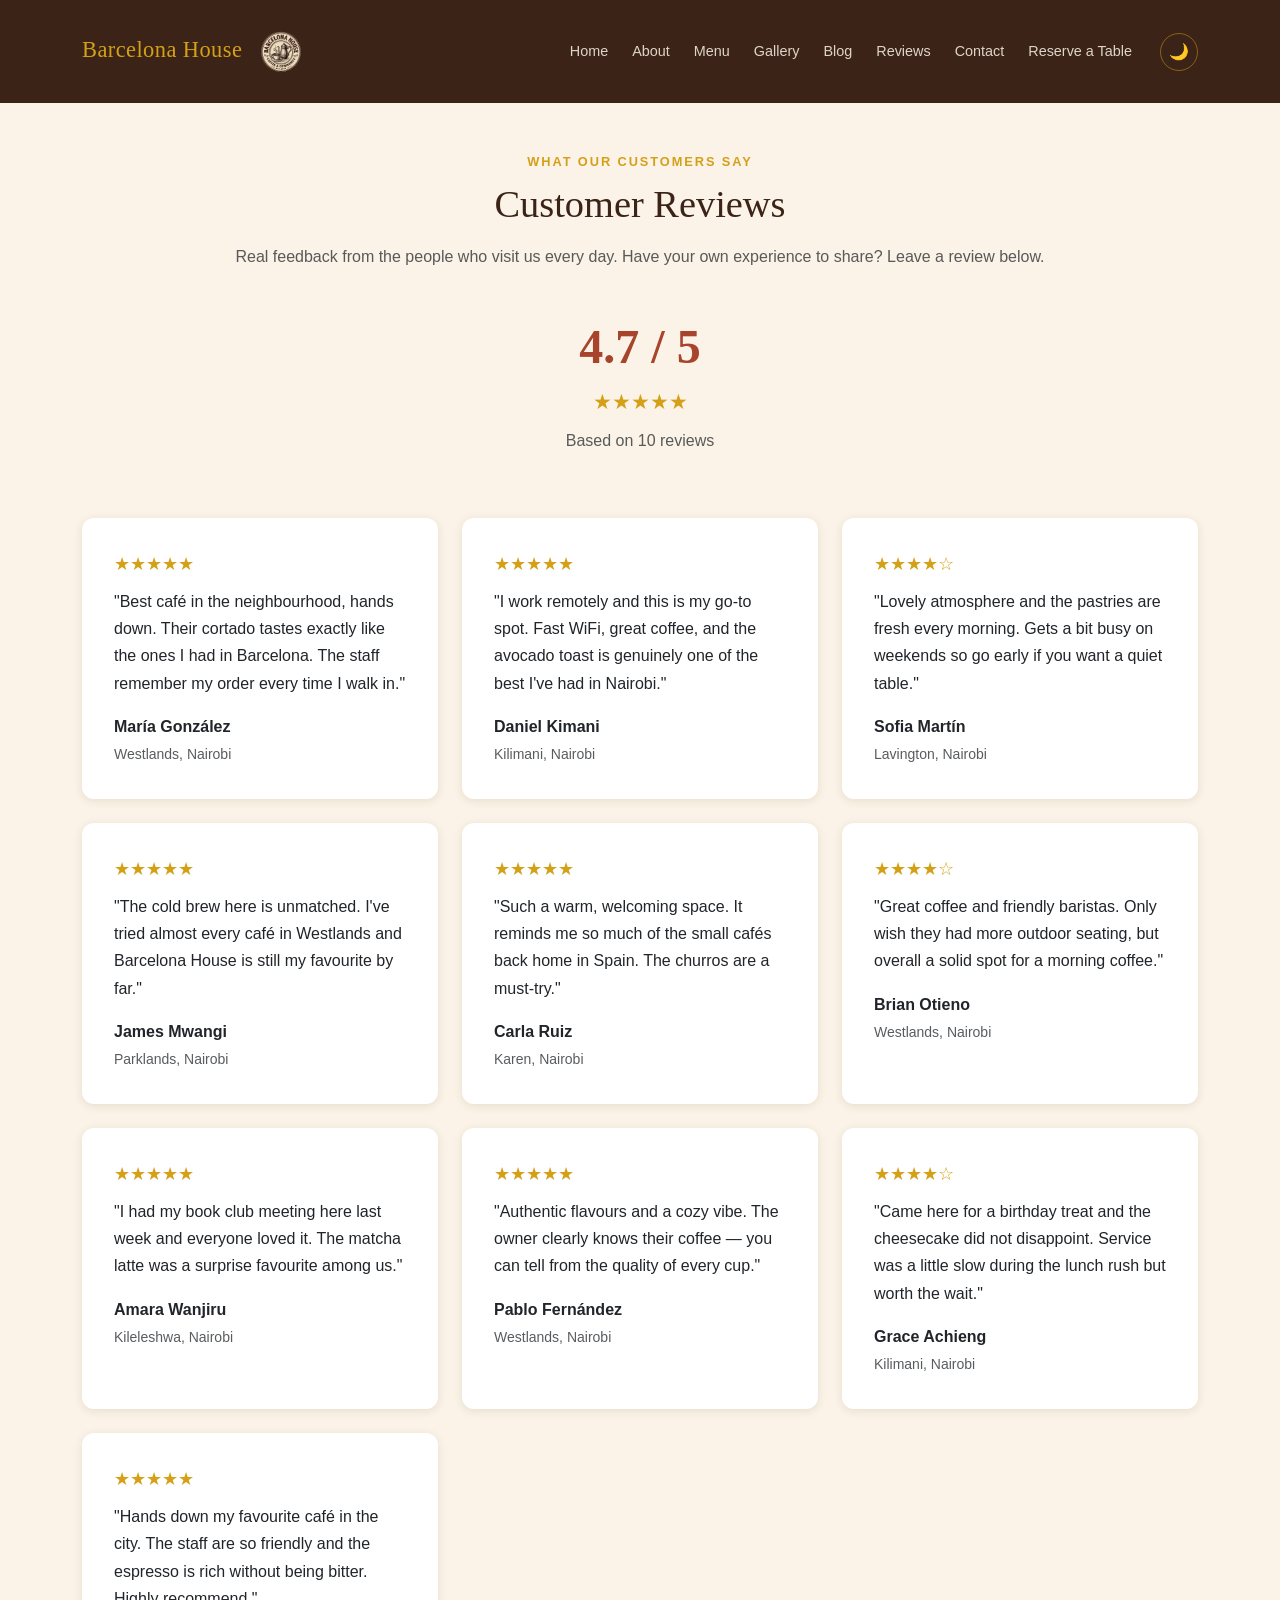
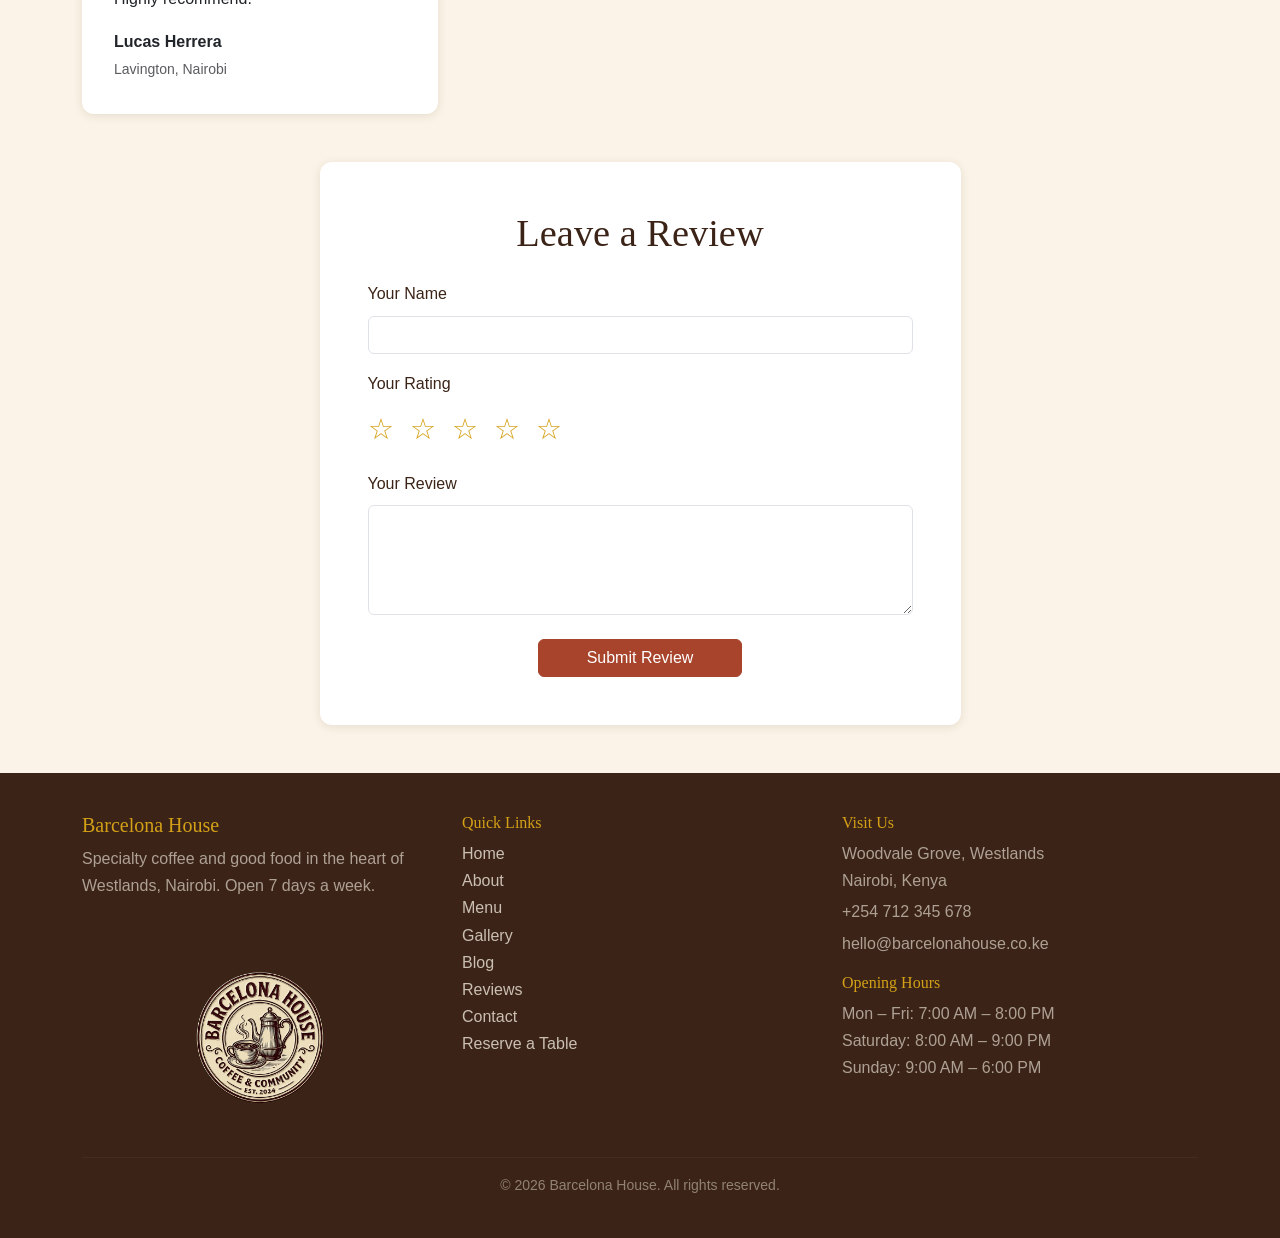
<file: reviews.html>
<!DOCTYPE html>
<html lang="en">
<head>
  <meta charset="UTF-8">
  <meta name="viewport" content="width=device-width, initial-scale=1.0">
  <title>Reviews — Barcelona House</title>

  <!-- Bootstrap CSS -->
  <link href="https://cdn.jsdelivr.net/npm/bootstrap@5.3.3/dist/css/bootstrap.min.css" rel="stylesheet">

  
  <!-- Custom CSS -->
  <link rel="stylesheet" href="css/style.css">
</head>
<body>

  <!-- ───────────────── NAVBAR ───────────────── -->
  <nav class="navbar navbar-expand-lg navbar-dark bg-dark">
    <div class="container">

      <a class="navbar-brand" href="index.html">
  Barcelona House  
  <img src="images/logo/Barcelona_logo.png" alt="Barcelona House Logo" class="navbar-logo">

</a>

      <button class="navbar-toggler" type="button" data-bs-toggle="collapse" data-bs-target="#navMenu">
        <span class="navbar-toggler-icon"></span>
      </button>

      <div class="collapse navbar-collapse" id="navMenu">
        <ul class="navbar-nav ms-auto">
          <li class="nav-item"><a class="nav-link" href="index.html">Home</a></li>
          <li class="nav-item"><a class="nav-link" href="about.html">About</a></li>
          <li class="nav-item"><a class="nav-link" href="menu.html">Menu</a></li>
          <li class="nav-item"><a class="nav-link" href="gallery.html">Gallery</a></li>
          <li class="nav-item"><a class="nav-link" href="blog.html">Blog</a></li>
          <li class="nav-item"><a class="nav-link" href="reviews.html">Reviews</a></li>
          <li class="nav-item"><a class="nav-link" href="contact.html">Contact</a></li>
          <li class="nav-item"><a class="nav-link" href="reservations.html">Reserve a Table</a></li>
        </ul>
        <button id="themeToggle" class="btn btn-outline-light ms-3">🌙</button>
      </div>

    </div>
  </nav>

  <!-- ───────────────── PAGE HEADER ───────────────── -->
  <div class="container py-5">

    <div class="text-center mb-5">
      <p class="section-eyebrow">What our customers say</p>
      <h1 class="section-title">Customer Reviews</h1>
      <p class="text-muted">
        Real feedback from the people who visit us every day. Have your own experience to share? Leave a review below.
      </p>
    </div>

    <!-- ───────────────── REVIEW SUMMARY ───────────────── -->
    <div class="row justify-content-center mb-5">
      <div class="col-md-6 text-center">
        <h2 class="display-5 fw-bold review-rating-summary">
    <span id="averageRating">4.8</span> / 5
</h2>
        <div class="mb-2 review-stars" style="font-size: 1.3rem;">★★★★★</div>
        <p class="text-muted">
    Based on <span id="reviewCount">10</span> reviews
</p>
      </div>
    </div>

    <!-- ───────────────── REVIEWS GRID ───────────────── -->
    <div class="row g-4" id="reviewsGrid">

      <div class="col-md-6 col-lg-4">
        <div class="card h-100 p-3">
          <div class="card-body">
            <div class="mb-2 review-stars">★★★★★</div>
            <p class="card-text">"Best café in the neighbourhood, hands down. Their cortado tastes exactly like the ones I had in Barcelona. The staff remember my order every time I walk in."</p>
            <p class="fw-semibold mb-0">María González</p>
            <small class="text-muted">Westlands, Nairobi</small>
          </div>
        </div>
      </div>

      <div class="col-md-6 col-lg-4">
        <div class="card h-100 p-3">
          <div class="card-body">
            <div class="mb-2 review-stars">★★★★★</div>
            <p class="card-text">"I work remotely and this is my go-to spot. Fast WiFi, great coffee, and the avocado toast is genuinely one of the best I've had in Nairobi."</p>
            <p class="fw-semibold mb-0">Daniel Kimani</p>
            <small class="text-muted">Kilimani, Nairobi</small>
          </div>
        </div>
      </div>

      <div class="col-md-6 col-lg-4">
        <div class="card h-100 p-3">
          <div class="card-body">
            <div class="mb-2 review-stars">★★★★☆</div>
            <p class="card-text">"Lovely atmosphere and the pastries are fresh every morning. Gets a bit busy on weekends so go early if you want a quiet table."</p>
            <p class="fw-semibold mb-0">Sofia Martín</p>
            <small class="text-muted">Lavington, Nairobi</small>
          </div>
        </div>
      </div>

      <div class="col-md-6 col-lg-4">
        <div class="card h-100 p-3">
          <div class="card-body">
            <div class="mb-2 review-stars">★★★★★</div>
            <p class="card-text">"The cold brew here is unmatched. I've tried almost every café in Westlands and Barcelona House is still my favourite by far."</p>
            <p class="fw-semibold mb-0">James Mwangi</p>
            <small class="text-muted">Parklands, Nairobi</small>
          </div>
        </div>
      </div>

      <div class="col-md-6 col-lg-4">
        <div class="card h-100 p-3">
          <div class="card-body">
            <div class="mb-2 review-stars">★★★★★</div>
            <p class="card-text">"Such a warm, welcoming space. It reminds me so much of the small cafés back home in Spain. The churros are a must-try."</p>
            <p class="fw-semibold mb-0">Carla Ruiz</p>
            <small class="text-muted">Karen, Nairobi</small>
          </div>
        </div>
      </div>

      <div class="col-md-6 col-lg-4">
        <div class="card h-100 p-3">
          <div class="card-body">
            <div class="mb-2 review-stars">★★★★☆</div>
            <p class="card-text">"Great coffee and friendly baristas. Only wish they had more outdoor seating, but overall a solid spot for a morning coffee."</p>
            <p class="fw-semibold mb-0">Brian Otieno</p>
            <small class="text-muted">Westlands, Nairobi</small>
          </div>
        </div>
      </div>

      <div class="col-md-6 col-lg-4">
        <div class="card h-100 p-3">
          <div class="card-body">
            <div class="mb-2 review-stars">★★★★★</div>
            <p class="card-text">"I had my book club meeting here last week and everyone loved it. The matcha latte was a surprise favourite among us."</p>
            <p class="fw-semibold mb-0">Amara Wanjiru</p>
            <small class="text-muted">Kileleshwa, Nairobi</small>
          </div>
        </div>
      </div>

      <div class="col-md-6 col-lg-4">
        <div class="card h-100 p-3">
          <div class="card-body">
            <div class="mb-2 review-stars">★★★★★</div>
            <p class="card-text">"Authentic flavours and a cozy vibe. The owner clearly knows their coffee — you can tell from the quality of every cup."</p>
            <p class="fw-semibold mb-0">Pablo Fernández</p>
            <small class="text-muted">Westlands, Nairobi</small>
          </div>
        </div>
      </div>

      <div class="col-md-6 col-lg-4">
        <div class="card h-100 p-3">
          <div class="card-body">
            <div class="mb-2 review-stars">★★★★☆</div>
            <p class="card-text">"Came here for a birthday treat and the cheesecake did not disappoint. Service was a little slow during the lunch rush but worth the wait."</p>
            <p class="fw-semibold mb-0">Grace Achieng</p>
            <small class="text-muted">Kilimani, Nairobi</small>
          </div>
        </div>
      </div>

      <div class="col-md-6 col-lg-4">
        <div class="card h-100 p-3">
          <div class="card-body">
            <div class="mb-2 review-stars">★★★★★</div>
            <p class="card-text">"Hands down my favourite café in the city. The staff are so friendly and the espresso is rich without being bitter. Highly recommend."</p>
            <p class="fw-semibold mb-0">Lucas Herrera</p>
            <small class="text-muted">Lavington, Nairobi</small>
          </div>
        </div>
      </div>

    </div>

    <!-- ───────────────── WRITE A REVIEW FORM ───────────────── -->
    <div class="row justify-content-center mt-5">
      <div class="col-lg-7">

        <div class="card p-4 p-md-5">
          <h2 class="section-title text-center mb-4">Leave a Review</h2>

          <form id="reviewForm" novalidate>

            <!-- Name -->
            <div class="mb-3">
              <label for="reviewerName" class="form-label">Your Name</label>
              <input type="text" class="form-control" id="reviewerName" required minlength="2">
              <div class="invalid-feedback">Please enter your name (at least 2 characters).</div>
            </div>

            <!-- Star rating -->
            <div class="mb-3">
              <label class="form-label d-block">Your Rating</label>
              <div id="starRating">
                <span class="star" data-value="1">☆</span>
                <span class="star" data-value="2">☆</span>
                <span class="star" data-value="3">☆</span>
                <span class="star" data-value="4">☆</span>
                <span class="star" data-value="5">☆</span>
              </div>
              <input type="hidden" id="ratingValue" value="0">
              <div id="ratingError" class="text-danger small mt-1" style="display: none;">
                Please select a star rating.
              </div>
            </div>

            <!-- Review text -->
            <div class="mb-4">
              <label for="reviewText" class="form-label">Your Review</label>
              <textarea class="form-control" id="reviewText" rows="4" required minlength="10"></textarea>
              <div class="invalid-feedback">Please write at least 10 characters.</div>
            </div>

            <div class="text-center">
              <button type="submit" class="btn btn-dark px-5">Submit Review</button>
            </div>

            <!-- Success message -->
            <div id="reviewSuccess" class="alert alert-success mt-4 text-center" style="display: none;">
              Thank you! Your review has been submitted.
            </div>

          </form>
        </div>

      </div>
    </div>

  </div>
  <!-- ───────────────── FOOTER ───────────────── -->
<footer>
  <div class="container">
    <div class="row g-4">

      
      <div class="col-md-4">
        <h5>Barcelona House</h5>

        <p class="text-muted">
        Specialty coffee and good food in the heart of Westlands, Nairobi.
        Open 7 days a week.
        </p>

        <div class="text-center">
         <img src="images/logo/Barcelona_logo.png"
          alt="Barcelona House Logo"
         class="img-fluid mt-3 footer-logo">
        </div>
      </div>

     
      <div class="col-md-4">
        <h6>Quick Links</h6>
        <a href="index.html" class="d-block">Home</a>
        <a href="about.html" class="d-block">About</a>
        <a href="menu.html" class="d-block">Menu</a>
        <a href="gallery.html" class="d-block">Gallery</a>
        <a href="blog.html" class="d-block">Blog</a>
        <a href="reviews.html" class="d-block">Reviews</a>
        <a href="contact.html" class="d-block">Contact</a>
        <a href="reservations.html" class="d-block">Reserve a Table</a>
      </div>

     
      <div class="col-md-4">
        <h6>Visit Us</h6>
        <p class="text-muted mb-1">
          Woodvale Grove, Westlands<br>
          Nairobi, Kenya
        </p>
        <p class="text-muted mb-1">+254 712 345 678</p>
        <p class="text-muted mb-3">hello@barcelonahouse.co.ke</p>
        <h6>Opening Hours</h6>
        <p class="text-muted mb-0">
          Mon – Fri: 7:00 AM – 8:00 PM<br>
          Saturday: 8:00 AM – 9:00 PM<br>
          Sunday: 9:00 AM – 6:00 PM
        </p>
      </div>

    </div>

    <hr>

    <p class="text-center mb-0 small">
      © 2026 Barcelona House. All rights reserved.
    </p>

  </div>
</footer>
  

 <script src="https://cdn.jsdelivr.net/npm/bootstrap@5.3.3/dist/js/bootstrap.bundle.min.js"></script>
 
  <script src="js/main.js"></script>

</body>
</html>
</file>
<file: css/style.css>
/* =============================================
   BARCELONA HOUSE — style.css
   Theme: Spanish / Mediterranean coffee house

   Colour palette:
     Espresso brown : #3B2417 (primary / navbar)
     Cream          : #FBF3E7 (background)
     Terracotta     : #A8442C (accent / prices / buttons)
     Gold ochre     : #D4A017 (secondary accent)

   Fonts:
     Headings : Playfair Display
     Body     : Inter

   SECTIONS:
    1.  CSS Variables
    2.  Base / Reset
    3.  Navbar
    4.  Buttons
    5.  Hero Section
    6.  Section Headings
    7.  General Cards
    8.  Forms
    9.  Footer
   10.  Menu Page
   11.  Blog Page
   12.  Gallery Page
   13.  Reviews Page
   14.  Homepage Sections
   15.  Dark Mode
   16.  Responsive Tweaks
   ============================================= */


/*==================================================
  1. CSS VARIABLES
==================================================*/

:root {
  /* Colours */
  --bh-brown:            #3B2417;
  --bh-brown-mid:        #5C3A24;
  --bh-cream:            #FBF3E7;
  --bh-cream-dark:       #F0E2CC;
  --bh-gold:             #D4A017;
  --bh-gold-light:       #E8C158;
  --bh-terracotta:       #A8442C;
  --bh-terracotta-light: #C25C3F;
  --bh-white:            #FFFFFF;
  --bh-text-dark:        #2B2118;
  --bh-text-muted:       #7A6552;

  /* Typography */
  --bh-font-heading: 'Playfair Display', Georgia, serif;
  --bh-font-body:    'Inter', Arial, sans-serif;

  /* Spacing & decoration */
  --bh-radius:    12px;
  --bh-radius-sm: 6px;
  --bh-shadow:    0 2px 10px rgba(59, 36, 23, 0.10);
}


/*==================================================
  2. BASE / RESET
==================================================*/

* {
  box-sizing: border-box;
}

html {
  scroll-behavior: smooth;
}

body {
  font-family: var(--bh-font-body);
  background-color: var(--bh-cream);
  color: var(--bh-text-dark);
  font-size: 16px;
  line-height: 1.7;
  margin: 0;
  padding: 0;
}

h1, h2, h3, h4, h5, h6 {
  font-family: var(--bh-font-heading);
  color: var(--bh-brown);
}

a {
  color: var(--bh-terracotta);
}

a:hover {
  color: var(--bh-terracotta-light);
}


/*==================================================
  3. NAVBAR
==================================================*/

.navbar {
  background-color: var(--bh-brown) !important;
  padding: 14px 0;
}

.navbar-brand {
  font-family: var(--bh-font-heading);
  font-size: 1.4rem;
  color: var(--bh-gold) !important;
  letter-spacing: 0.02em;
}

.navbar .nav-link {
  color: rgba(251, 243, 231, 0.85) !important;
  font-size: 0.9rem;
  font-weight: 500;
  padding: 6px 12px !important;
  border-radius: var(--bh-radius-sm);
  transition: color 0.2s, background 0.2s;
}

.navbar .nav-link:hover,
.navbar .nav-link.active {
  color: var(--bh-gold) !important;
  background-color: rgba(212, 160, 23, 0.12);
}

/* Dark mode toggle button */
#themeToggle {
  border-color: rgba(212, 160, 23, 0.5);
  color: var(--bh-gold);
  border-radius: 50%;
  width: 38px;
  height: 38px;
  display: inline-flex;
  align-items: center;
  justify-content: center;
  font-size: 1rem;
  background: transparent;
}

#themeToggle:hover {
  background-color: rgba(212, 160, 23, 0.15);
  color: var(--bh-gold);
}

/* Logo image in the navbar */
.navbar-logo {
  height: 65px;
  width: 65px;
  object-fit: contain;
  border-radius: 50%;
  margin-right: 8px;
}


/*==================================================
  4. BUTTONS
  Overrides Bootstrap's btn-dark and btn-outline-dark
  with the Barcelona House terracotta/brown palette.
==================================================*/

.btn-dark {
  background-color: var(--bh-terracotta) !important;
  border-color: var(--bh-terracotta) !important;
  color: var(--bh-white) !important;
}

.btn-dark:hover {
  background-color: var(--bh-terracotta-light) !important;
  border-color: var(--bh-terracotta-light) !important;
}

.btn-outline-dark {
  color: var(--bh-brown) !important;
  border-color: var(--bh-brown) !important;
  background-color: transparent !important;
}

.btn-outline-dark:hover {
  background-color: var(--bh-brown) !important;
  color: var(--bh-white) !important;
}


/*==================================================
  5. HERO SECTION
  Used on index.html.
  Requires images/hero-bg.jpg to exist.
==================================================*/

.hero {
  background: linear-gradient(
      rgba(43, 22, 12, 0.65),
      rgba(43, 22, 12, 0.65)
    ),
    url('../images/ambience/backgroundambience.png') center/cover no-repeat;
  min-height: 80vh;
  display: flex;
  align-items: center;
  padding: 80px 20px;
  color: var(--bh-white);
  text-align: center;
}

.hero-title {
  font-family: var(--bh-font-heading);
  font-size: clamp(2.5rem, 6vw, 4.5rem);
  color: var(--bh-white);
  line-height: 1.15;
  margin-bottom: 20px;
}

.hero-sub {
  font-size: 1.1rem;
  color: rgba(255, 255, 255, 0.85);
  max-width: 500px;
  margin: 0 auto;
}


/*==================================================
  6. SECTION HEADINGS
  Shared across all pages.
  .section-eyebrow — small uppercase label above heading
  .section-title   — the main heading for each section
==================================================*/

.section-eyebrow {
  font-size: 0.8rem;
  font-weight: 600;
  letter-spacing: 0.15em;
  text-transform: uppercase;
  color: var(--bh-gold);
  margin-bottom: 8px;
}

.section-title {
  font-family: var(--bh-font-heading);
  font-size: clamp(1.6rem, 3vw, 2.4rem);
  color: var(--bh-brown);
  margin-bottom: 16px;
}


/*==================================================
  7. GENERAL CARDS
  Applies to all .card elements across the site
  (about page, reviews, blog, contact, etc).
  Menu cards have additional overrides in Section 10.
==================================================*/

.card {
  border: none;
  border-radius: var(--bh-radius);
  box-shadow: var(--bh-shadow);
}

.card-title {
  font-family: var(--bh-font-heading);
  color: var(--bh-brown);
}


/*==================================================
  8. FORMS
  Shared styles for all form inputs across the site:
  contact.html, reservations.html, reviews.html,
  and blog.html (Mug Club).
==================================================*/

.form-control:focus {
  border-color: var(--bh-terracotta);
  box-shadow: 0 0 0 0.2rem rgba(168, 68, 44, 0.15);
}

.form-label {
  font-weight: 500;
  color: var(--bh-brown);
}

.invalid-feedback {
  color: var(--bh-terracotta);
}


/*==================================================
  9. FOOTER
  Shared footer used on every page.
==================================================*/

footer {
  background-color: var(--bh-brown);
  color: var(--bh-cream);
  padding: 40px 0;
}

footer h5,
footer h6 {
  color: var(--bh-gold);
}

footer a {
  color: rgba(251, 243, 231, 0.75);
  text-decoration: none;
}

footer a:hover {
  color: var(--bh-gold);
}

footer hr {
  border-color: rgba(251, 243, 231, 0.15);
}
/* Paragraph text in footer */
footer p {
  color: rgba(251, 243, 231, 0.75);
}

/* Override Bootstrap's text-muted inside footer */
footer .text-muted {
  color: rgba(251, 243, 231, 0.60) !important;
}

/* Links in footer */
footer a {
  color: rgba(251, 243, 231, 0.75);
  text-decoration: none;
}

footer a:hover {
  color: var(--bh-gold);
}

/* Divider line */
footer hr {
  border-color: rgba(251, 243, 231, 0.15);
}

/* Copyright line */
footer .small {
  color: rgba(251, 243, 231, 0.45);
}
.footer-logo{
    width:140px;
    height:auto;
}


/*==================================================
  10. MENU PAGE
==================================================*/

/* Filter buttons (pill shape) */
.filter-btn {
  font-weight: 500;
  border-radius: 20px;
  padding: 8px 20px;
}

/* Menu item cards */
.menu-item .card {
  border: none;
  box-shadow: var(--bh-shadow);
  border-radius: var(--bh-radius);
  overflow: hidden;
  background-color: var(--bh-white);
  transition: transform 0.2s ease, box-shadow 0.2s ease;
}

.menu-item .card:hover {
  transform: translateY(-4px);
  box-shadow: 0 8px 20px rgba(59, 36, 23, 0.15);
}

.menu-item .card-img-top {
  height: 180px;
  object-fit: cover;
}

.menu-item .card-title {
  font-family: var(--bh-font-heading);
  font-weight: 600;
  color: var(--bh-brown);
}

.menu-item .card-text {
  color: var(--bh-text-muted);
  font-size: 0.9rem;
}

/* Price text colour */
.menu-item .fw-bold,
.home-price {
  color: var(--bh-terracotta);
}


/*==================================================
  11. BLOG PAGE
==================================================*/

/* Blog post card image height */
.blog-item .card-img-top {
  height: 200px;
  object-fit: cover;
}

/* Reviews page star colour */
.review-stars {
  color: var(--bh-gold);
  font-size: 1.1rem;
}

/* Review average rating summary number */
.review-rating-summary {
  color: var(--bh-terracotta);
}

/* Star rating picker in the review form */
#starRating {
  font-size: 1.8rem;
  cursor: pointer;
  letter-spacing: 4px;
  color: var(--bh-gold);
}


/*==================================================
  12. GALLERY PAGE
==================================================*/

/* Fixed full-screen background layer */
.gallery-bg {
  position: fixed;
  top: 0;
  left: 0;
  width: 100%;
  height: 100%;
  background-size: cover;
  background-position: center;
  background-repeat: no-repeat;
  z-index: -2;
  transition: background-image 0.4s ease-in-out;
}

/* Dark overlay on top of the background */
.gallery-bg-overlay {
  position: fixed;
  top: 0;
  left: 0;
  width: 100%;
  height: 100%;
  background-color: rgba(26, 18, 11, 0.75);
  z-index: -1;
}

/* Page content sits above both background layers */
.gallery-content {
  position: relative;
  z-index: 1;
}

/* Page title */
.gallery-title {
  font-family: var(--bh-font-heading);
  font-size: clamp(2rem, 5vw, 3rem);
}

/* Each row thumbnail image */
.gallery-row-img {
  width: 100%;
  height: 260px;
  object-fit: cover;
  border-radius: var(--bh-radius);
  box-shadow: 0 4px 20px rgba(0, 0, 0, 0.4);
  cursor: pointer;
  transition: transform 0.3s ease, box-shadow 0.3s ease;
}

/* Hover handled in JS — CSS provides the transition */
.gallery-row-img:hover {
  transform: scale(1.05);
  box-shadow: 0 12px 30px rgba(0, 0, 0, 0.5);
}

/* Row headings and text appear white over dark overlay */
.gallery-row h3 {
  color: var(--bh-gold-light);
  font-family: var(--bh-font-heading);
}

.gallery-row p {
  color: rgba(255, 255, 255, 0.85);
  font-size: 1rem;
  line-height: 1.7;
}


/*==================================================
  13. REVIEWS PAGE
==================================================*/

/* Average rating summary number */
.review-rating-summary {
  color: var(--bh-terracotta);
}


/*==================================================
  14. HOMEPAGE SECTION BACKGROUNDS
==================================================*/

.home-section-light {
  background-color: var(--bh-white);
}

.home-section-muted {
  background-color: var(--bh-cream-dark);
}

.reservations-cta {
  background-color: var(--bh-cream-dark);
}


/*==================================================
  15. DARK MODE
==================================================*/

body.dark-mode {
  background-color: #1A120B;
  color: #F0E2CC;
}

/* Headings */
body.dark-mode h1,
body.dark-mode h2,
body.dark-mode h3,
body.dark-mode h4,
body.dark-mode h5,
body.dark-mode h6 {
  color: var(--bh-gold-light);
}

/* Body text */
body.dark-mode p {
  color: #F0E2CC;
}

/* Bootstrap muted text */
body.dark-mode .text-muted {
  color: #C4A882 !important;
}

/* Section titles */
body.dark-mode .section-title {
  color: var(--bh-gold-light);
}

/* Navbar */
body.dark-mode .navbar {
  background-color: #0F0A06 !important;
}

/* Cards */
body.dark-mode .card {
  background-color: #2A1D12;
  color: #F0E2CC;
}

body.dark-mode .card-text,
body.dark-mode .card-title,
body.dark-mode .card-body {
  color: #F0E2CC;
}

/* Menu card specifics */
body.dark-mode .menu-item .card-text {
  color: #C4A882;
}

body.dark-mode .menu-item .fw-bold,
body.dark-mode .home-price {
  color: var(--bh-gold-light);
}

/* Buttons */
body.dark-mode .btn-outline-dark {
  color: var(--bh-cream) !important;
  border-color: var(--bh-cream) !important;
}

body.dark-mode .btn-outline-dark:hover {
  background-color: var(--bh-cream) !important;
  color: var(--bh-brown) !important;
}

/* Forms */
body.dark-mode .form-control {
  background-color: #2A1D12;
  color: #F0E2CC;
  border-color: #5C3A24;
}

body.dark-mode .form-control::placeholder {
  color: #8A7560;
}

body.dark-mode .form-label {
  color: #F0E2CC;
}

/* Success alerts */
body.dark-mode .alert-success {
  background-color: #2A3D1F;
  color: #D4E8B8;
  border-color: #3D5C2C;
}

/* Footer */
body.dark-mode footer {
  background-color: #0F0A06;
}

body.dark-mode footer a {
  color: rgba(240, 226, 204, 0.75);
}

/* Homepage section backgrounds */
body.dark-mode .home-section-light {
  background-color: #1A120B;
}

body.dark-mode .home-section-muted {
  background-color: #2A1D12;
}

body.dark-mode .reservations-cta {
  background-color: #0F0A06;
}


/*==================================================
  16. RESPONSIVE TWEAKS
==================================================*/

@media (max-width: 576px) {

  .hero-title {
    font-size: 2.2rem;
  }

  .filter-btn {
    padding: 6px 14px;
    font-size: 0.85rem;
  }

  .gallery-row-img {
    height: 200px;
  }

}
</file>
